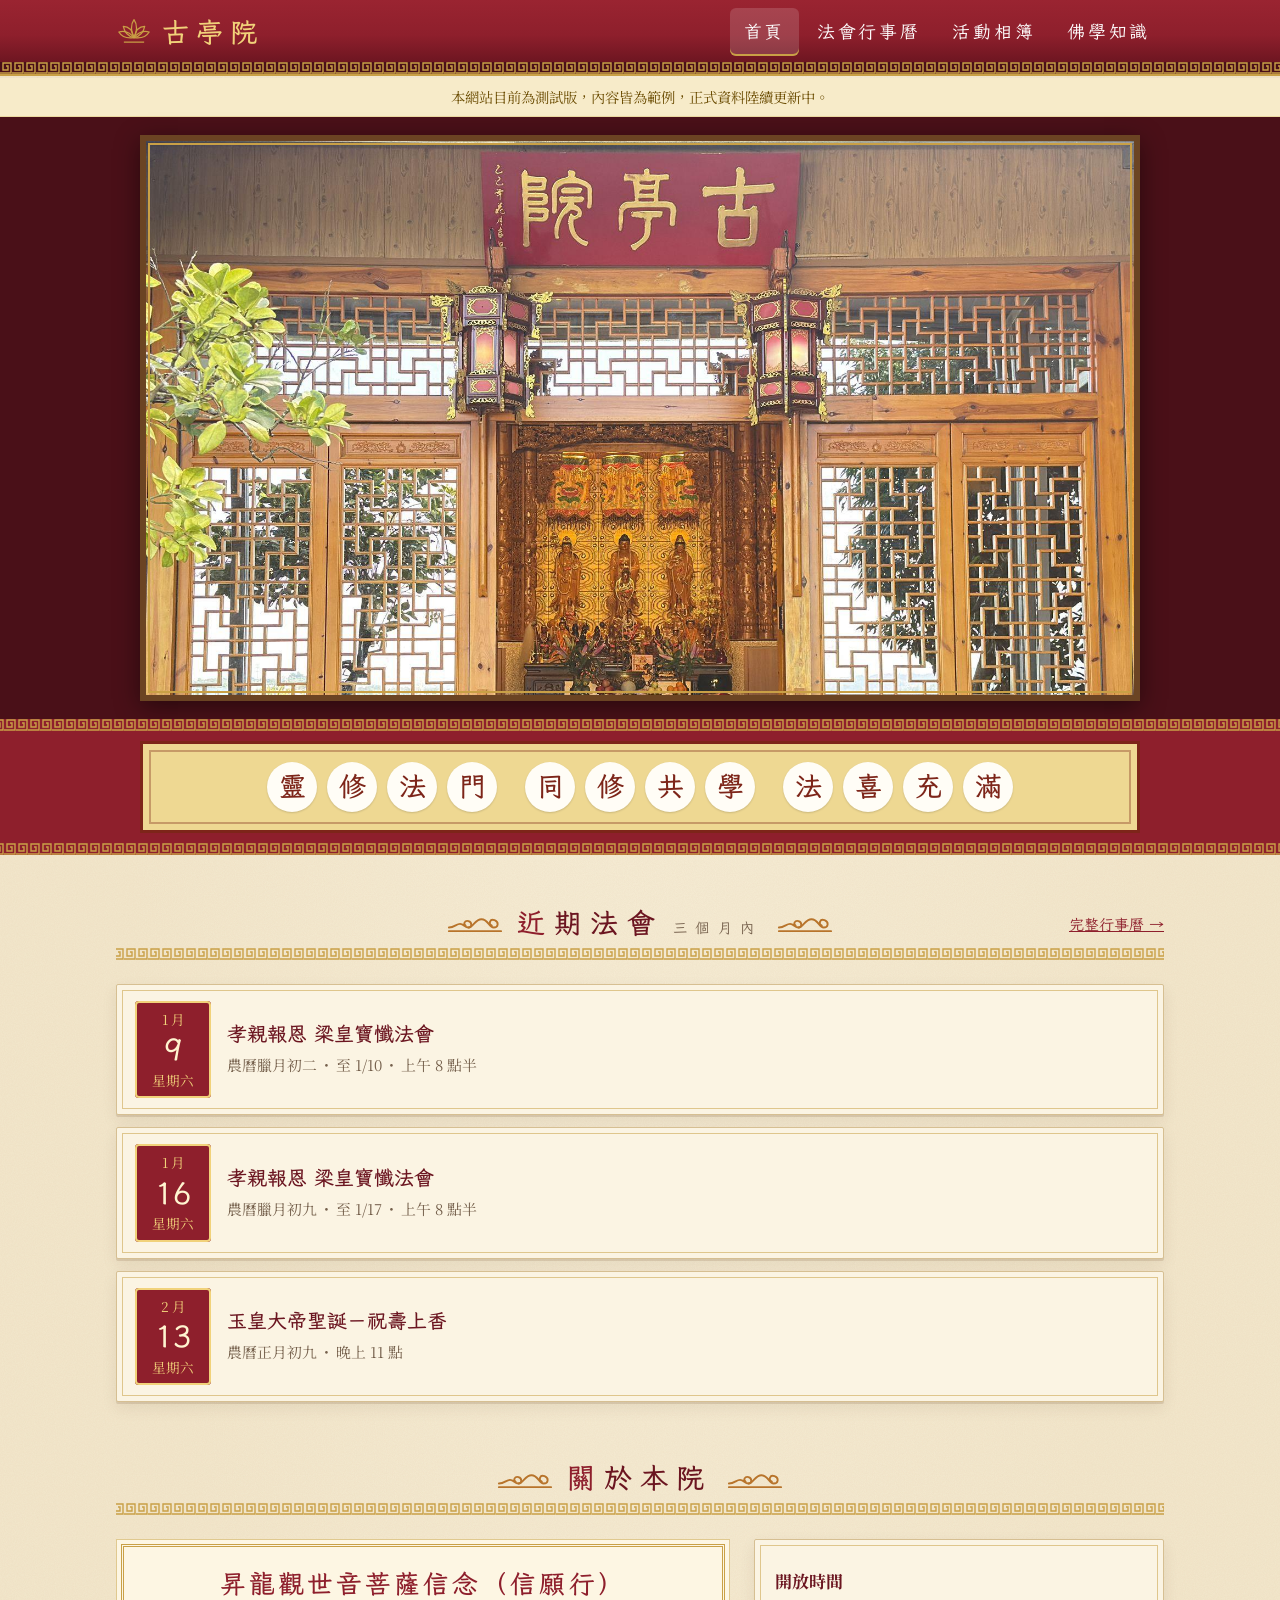
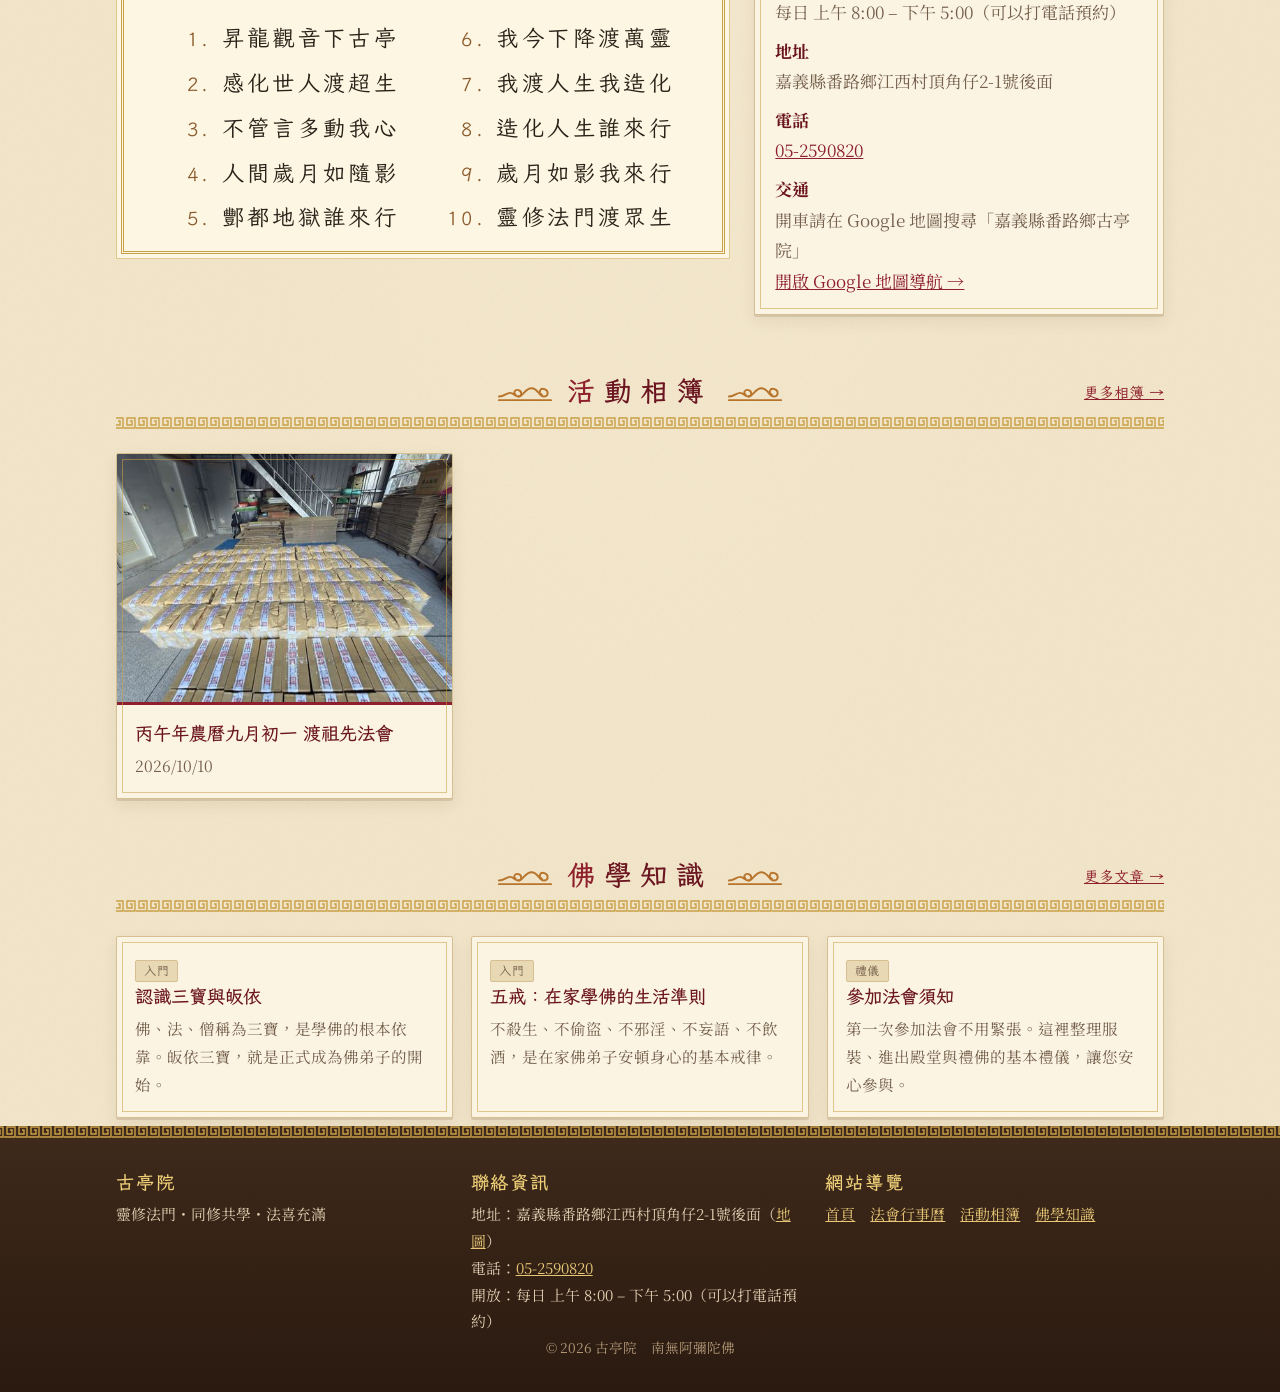
<file: index.html>
<!doctype html>
<html lang="zh-Hant-TW">
<head>
<meta charset="utf-8">
<meta name="viewport" content="width=device-width, initial-scale=1">
<title>古亭院</title>
<meta name="description" content="古亭院官方網站：法會行事曆、活動相簿與佛學知識。">
<link rel="icon" href="images/favicon.svg" type="image/svg+xml">
<link rel="preconnect" href="https://fonts.googleapis.com">
<link rel="preconnect" href="https://fonts.gstatic.com" crossorigin>
<link href="https://fonts.googleapis.com/css2?family=LXGW+WenKai+TC:wght@400;700&family=Noto+Sans+TC:wght@400;700&family=Noto+Serif+TC:wght@400;600;700&display=swap" rel="stylesheet">
<link rel="stylesheet" href="assets/css/style.css?v=17">
</head>
<body>
<header id="site-header" class="site-header"></header>
<section class="hero">
  <img class="hero-img" src="images/hero-gate-2.jpg" alt="古亭院山門，紅底金字「古亭院」匾額，大殿供奉佛像" width="1800" height="1009">
  <div class="hero-band">
    <h1 id="hero-name" class="visually-hidden">古亭院</h1>
    <span class="lotus" id="hero-lotus"></span>
    <p id="hero-slogan"></p>
  </div>
</section>
<main class="container">
  <section class="section">
    <div class="section-head"><h2>近期法會<small class="h2-note">三個月內</small></h2><a href="calendar.html">完整行事曆 →</a></div>
    <ul class="event-list" id="upcoming"></ul>
  </section>
  <section class="section">
    <div class="section-head"><h2>關於本院</h2></div>
    <div class="intro">
      <div id="intro-text"></div>
      <div class="info-box"><dl id="info-list"></dl></div>
    </div>
  </section>
  <section class="section">
    <div class="section-head"><h2>活動相簿</h2><a href="gallery.html">更多相簿 →</a></div>
    <div class="grid" id="latest-albums"></div>
  </section>
  <section class="section">
    <div class="section-head"><h2>佛學知識</h2><a href="dharma.html">更多文章 →</a></div>
    <div class="grid" id="latest-articles"></div>
  </section>
</main>
<footer id="site-footer" class="site-footer"></footer>
<script src="data/site.js?v=17"></script>
<script src="data/events.js?v=17"></script>
<script src="data/photos.js?v=17"></script>
<script src="data/albums.js?v=17"></script>
<script src="data/articles.js?v=17"></script>
<script src="assets/js/common.js?v=17"></script>
<script src="assets/js/home.js?v=17"></script>
</body>
</html>
</file>
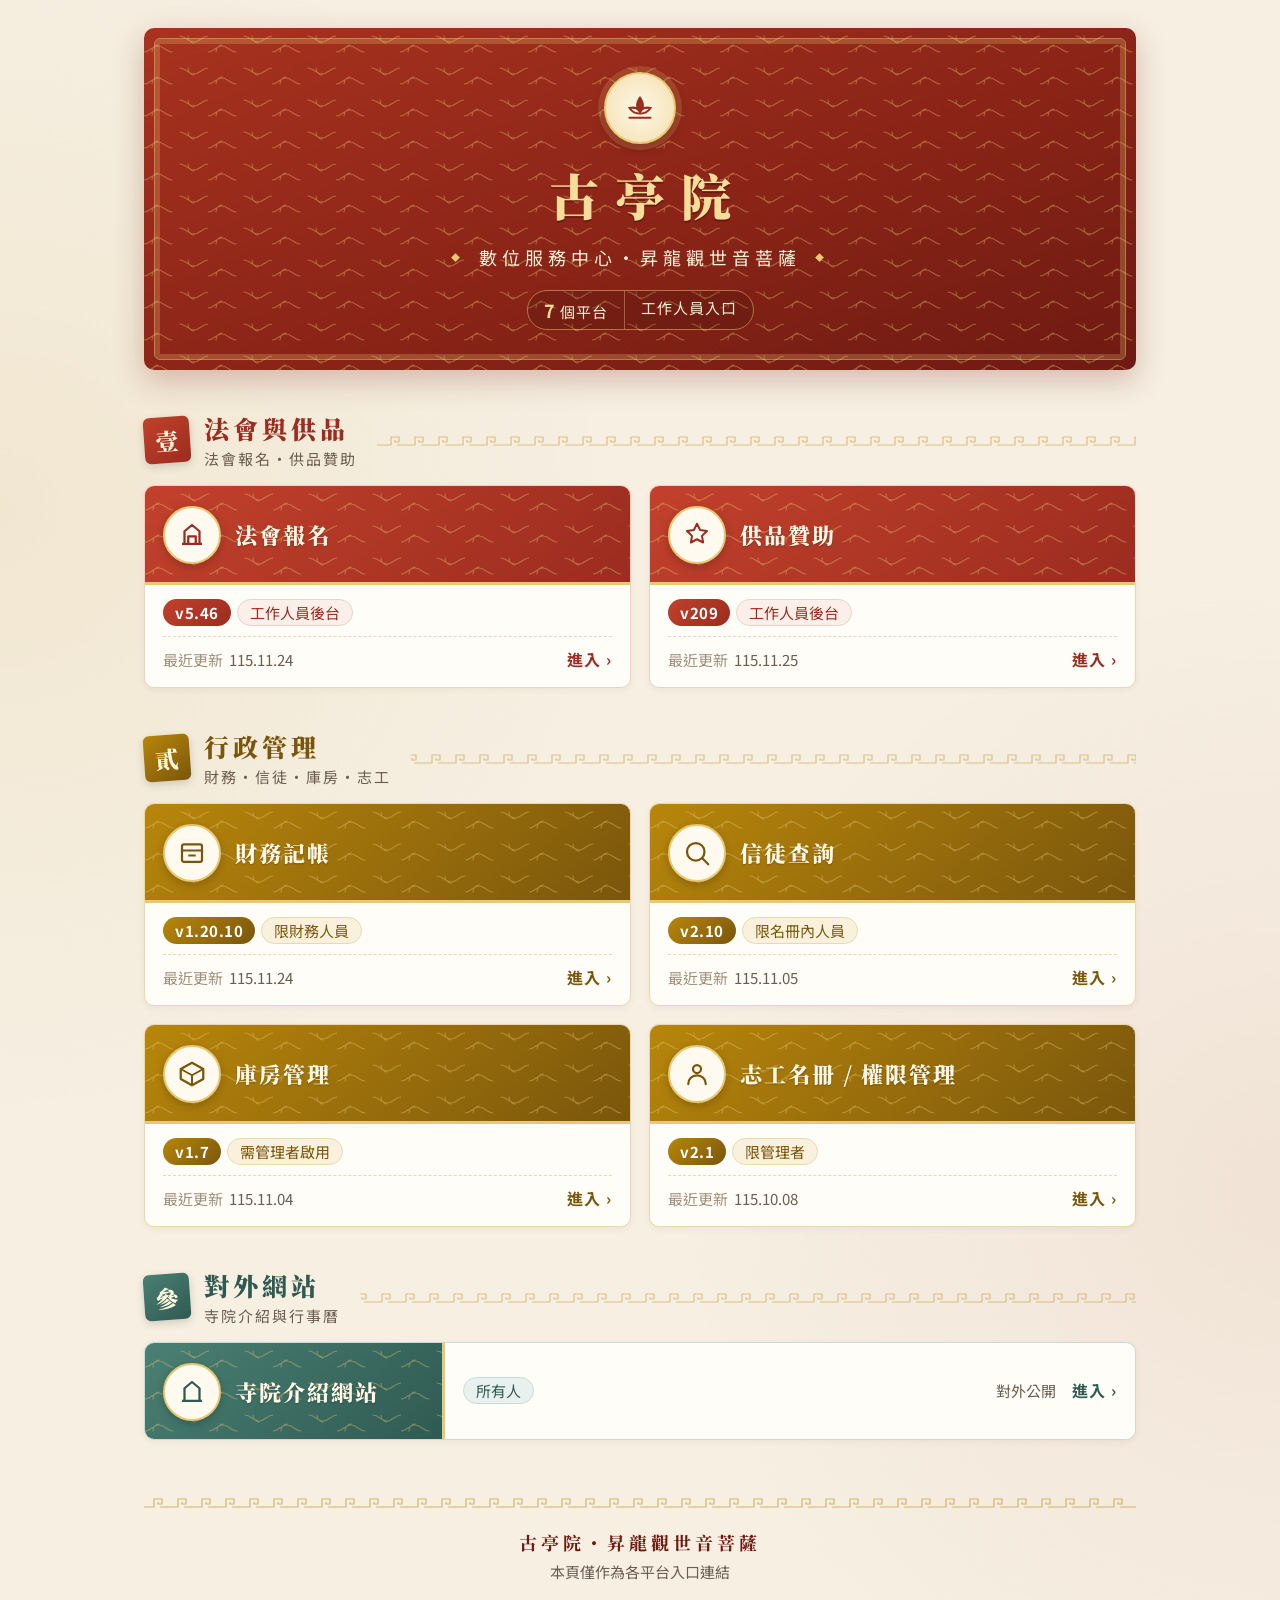
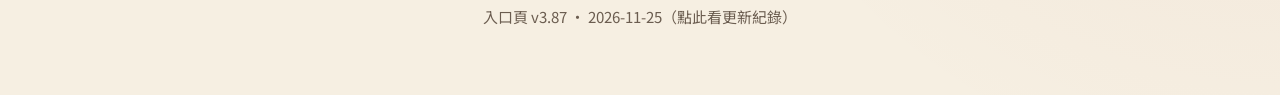
<file: admin/index.html>
<!doctype html>
<html lang="zh-Hant">
<head>
<meta charset="utf-8">
<meta name="viewport" content="width=device-width, initial-scale=1">
<meta name="robots" content="noindex, nofollow">
<title>古亭院數位服務中心</title>
<link rel="stylesheet" href="https://fonts.googleapis.com/css2?family=Noto+Serif+TC:wght@600;700;900&family=Noto+Sans+TC:wght@400;500;700&display=swap">
<style>
  :root {
    --accent: #9b2c1f;
    --accent-deep: #6e1a12;
    --gold: #b8860b;
    --gold-lt: #e8c874;
    --gold-soft: #d9bf7f;
    --bg: #f6efe2;
    --paper: #fffdf8;
    --ink: #2b211a;
    --muted: #6b5d50;
    --border: #e4d9c8;
    --cloud: url("data:image/svg+xml,%3Csvg xmlns='http://www.w3.org/2000/svg' width='64' height='32' viewBox='0 0 64 32'%3E%3Cpath d='M0 24c6 0 8-6 14-6s8 6 14 6M8 24c0-4 3-7 6-7M36 8c6 0 8 6 14 6s8-6 14-6M44 8c0 4 3 7 6 7' fill='none' stroke='%23e8c874' stroke-width='1.1' stroke-linecap='round' opacity='.38'/%3E%3C/svg%3E");
    --fret: url("data:image/svg+xml,%3Csvg xmlns='http://www.w3.org/2000/svg' width='24' height='12' viewBox='0 0 24 12'%3E%3Cpath d='M0 11h6V3h8v5h-4V6M12 11h12' fill='none' stroke='%23b8860b' stroke-width='1.2' opacity='.55'/%3E%3C/svg%3E");
  }
  * { box-sizing: border-box; }
  body {
    margin: 0;
    font-family: 'Noto Sans TC', system-ui, sans-serif;
    background:
      radial-gradient(circle at 0% 30%, rgba(184,134,11,.08), transparent 35%),
      radial-gradient(circle at 100% 70%, rgba(155,44,31,.06), transparent 35%),
      var(--bg);
    color: var(--ink);
    min-height: 100vh;
  }
  .serif { font-family: 'Noto Serif TC', serif; }

  #main { display: block; max-width: 1040px; margin: 0 auto; padding: 28px 24px 56px; }

  /* ---- Hero ---- */
  header.top {
    position: relative; overflow: hidden; text-align: center;
    border-radius: 10px; padding: 44px 24px 40px;
    background: var(--cloud), linear-gradient(160deg, #a8321f 0%, #8a2417 55%, #6e1a12 100%);
    background-size: 64px 32px, auto;
    color: #fbefd5;
    box-shadow: 0 10px 30px rgba(110,26,18,.25);
  }
  header.top::before {
    content: ""; position: absolute; top: 10px; left: 10px; right: 10px; bottom: 10px; pointer-events: none;
    border: 1px solid rgba(232,200,116,.55); border-radius: 6px;
    box-shadow: inset 0 0 0 4px rgba(110,26,18,.0), inset 0 0 0 5px rgba(232,200,116,.25);
  }
  header.top .ring { position: relative; display: inline-block; }
  header.top .seal {
    width: 72px; height: 72px; margin: 0 auto 14px; border-radius: 50%;
    display: flex; align-items: center; justify-content: center;
    background: radial-gradient(circle, #fff8e6 0%, #f3dfae 100%);
    border: 2px solid var(--gold-lt);
    box-shadow: 0 0 0 6px rgba(232,200,116,.18), 0 4px 12px rgba(0,0,0,.25);
  }
  header.top h1 {
    margin: 0; font-size: 50px; font-weight: 900; letter-spacing: 16px; padding-left: 16px;
    color: #f6dd9a; text-shadow: 0 2px 0 rgba(0,0,0,.25);
  }
  header.top p {
    margin: 14px 0 0; font-size: 18px; letter-spacing: 5px; color: #fbefd5;
    display: flex; align-items: center; justify-content: center; gap: 14px;
  }
  header.top p::before, header.top p::after {
    content: "◆"; font-size: 9px; color: var(--gold-lt);
  }
  header.top .stats {
    margin-top: 20px; display: inline-flex; gap: 0; border: 1px solid rgba(232,200,116,.5);
    border-radius: 999px; overflow: hidden; font-size: 15px; letter-spacing: 1px;
  }
  header.top .stats span { padding: 6px 16px; background: rgba(0,0,0,.12); }
  header.top .stats span + span { border-left: 1px solid rgba(232,200,116,.4); }
  header.top .stats b { color: #f6dd9a; font-size: 18px; margin-right: 4px; }

  /* ---- Groups ---- */
  .group { margin-top: 40px; --c: #9b2c1f; --c2: #c2412c; --tint: #fbefe9; --line: #ecd2c6; }
  .group.g-admin { --c: #7a560c; --c2: #b8860b; --tint: #faf1dc; --line: #ead9ae; }
  .group.g-web { --c: #2f5a52; --c2: #4a8073; --tint: #e8f1ee; --line: #c7dcd5; }
  .group-head { display: flex; align-items: center; gap: 14px; margin: 0 0 16px; }
  .group-head .no {
    flex: none; width: 46px; height: 46px; border-radius: 6px;
    display: flex; align-items: center; justify-content: center;
    background: linear-gradient(145deg, var(--c2), var(--c)); color: #fff6dc;
    font-family: 'Noto Serif TC', serif; font-size: 23px; font-weight: 900;
    box-shadow: 0 3px 8px rgba(0,0,0,.15); transform: rotate(-4deg);
  }
  .group-head h2 { margin: 0; font-size: 25px; font-weight: 900; letter-spacing: 4px; color: var(--c); }
  .group-head small { display: block; margin-top: 2px; font-size: 15px; letter-spacing: 2px; color: var(--muted); font-family: 'Noto Sans TC', sans-serif; font-weight: 400; }
  .group-head::after {
    content: ""; flex: 1; height: 12px; margin-left: 6px;
    background: var(--fret) repeat-x center / 24px 12px; opacity: .8;
  }

  .grid { display: grid; gap: 18px; grid-template-columns: repeat(3, 1fr); }
  .g-rite .grid, .g-admin .grid { grid-template-columns: repeat(2, 1fr); }
  .g-web .grid { grid-template-columns: 1fr; }

  /* ---- Cards ---- */
  .platform-card {
    position: relative; display: flex; flex-direction: column;
    text-decoration: none; color: inherit; overflow: hidden;
    background: var(--paper); border: 1px solid var(--line); border-radius: 10px;
    box-shadow: 0 2px 6px rgba(80,50,20,.06);
    transition: transform .18s, box-shadow .18s;
  }
  .platform-card:hover, .platform-card:focus-visible {
    transform: translateY(-4px); outline: none;
    box-shadow: 0 14px 28px rgba(80,40,10,.16);
  }
  .platform-card .head {
    position: relative; display: flex; align-items: center; gap: 14px;
    padding: 20px 18px 18px; min-height: 92px;
    background: var(--cloud), linear-gradient(135deg, var(--c2), var(--c));
    background-size: 64px 32px, auto;
    border-bottom: 3px solid var(--gold-lt);
  }
  .platform-card .icon {
    flex: none; width: 58px; height: 58px; border-radius: 50%;
    display: flex; align-items: center; justify-content: center;
    background: #fffaf0; border: 2px solid var(--gold-lt);
    box-shadow: 0 3px 8px rgba(0,0,0,.2);
    transition: transform .25s;
  }
  .platform-card:hover .icon { transform: rotate(-8deg) scale(1.06); }
  .platform-card .icon svg { width: 30px; height: 30px; }
  .platform-card .icon svg * { stroke: var(--c); }
  .platform-card h3 {
    margin: 0; font-size: 22px; font-weight: 900; letter-spacing: 2px; line-height: 1.35;
    font-family: 'Noto Serif TC', serif; color: #fff8e6; text-shadow: 0 1px 2px rgba(0,0,0,.25);
  }
  .platform-card .body {
    flex: 1; display: flex; flex-direction: column; gap: 10px; padding: 14px 18px 16px;
  }
  .platform-card .meta { display: flex; align-items: center; gap: 6px; flex-wrap: wrap; }
  .platform-card .ver {
    font-size: 15px; font-weight: 700; color: #fff; letter-spacing: .5px;
    background: linear-gradient(135deg, var(--c2), var(--c)); padding: 3px 12px; border-radius: 999px;
  }
  .platform-card .who {
    font-size: 15px; color: var(--c); background: var(--tint); border: 1px solid var(--line);
    padding: 2px 12px; border-radius: 999px;
  }
  .platform-card .foot {
    margin-top: auto; display: flex; align-items: center; justify-content: space-between;
    padding-top: 10px; border-top: 1px dashed var(--line);
  }
  .platform-card .updated { margin: 0; font-size: 15px; color: var(--muted); }
  .platform-card .updated span { margin-right: 6px; color: #a08f7c; }
  .platform-card .go {
    font-size: 16px; font-weight: 700; color: var(--c); letter-spacing: 1px; white-space: nowrap;
    transition: transform .18s;
  }
  .platform-card:hover .go { transform: translateX(3px); }

  /* 寬版卡片（對外網站） */
  .g-web .platform-card { flex-direction: row; }
  .g-web .platform-card .head { flex: 0 0 300px; border-bottom: 0; border-right: 3px solid var(--gold-lt); }
  .g-web .platform-card .body { flex-direction: row; align-items: center; justify-content: space-between; }
  .g-web .platform-card .foot { margin: 0; padding: 0; border: 0; gap: 16px; }

  .platform-card.disabled { opacity: .5; pointer-events: none; }

  /* ---- Footer ---- */
  footer.bottom {
    margin-top: 56px; text-align: center; font-size: 15px; color: var(--muted); line-height: 1.8;
  }
  footer.bottom::before {
    content: ""; display: block; height: 12px; margin-bottom: 18px;
    background: var(--fret) repeat-x center / 24px 12px;
  }
  footer.bottom .foot-mark { font-size: 18px; letter-spacing: 4px; color: var(--accent-deep); font-weight: 700; }
  footer.bottom details { margin-top: 10px; }
  footer.bottom summary { cursor: pointer; display: inline-block; padding: 8px 4px; min-height: 44px; }
  footer.bottom ul {
    text-align: left; display: block; max-width: 760px; margin: 8px auto 0; padding: 14px 18px 14px 34px;
    line-height: 1.8; background: var(--paper); border: 1px solid var(--border); border-radius: 8px;
    max-height: 420px; overflow-y: auto;
  }

  @media (max-width: 900px) {
    .grid, .g-admin .grid { grid-template-columns: repeat(2, 1fr); }
    .g-web .grid { grid-template-columns: 1fr; }
  }
  @media (max-width: 600px) {
    #main { padding: 16px 16px 44px; }
    header.top { padding: 32px 16px 28px; }
    header.top .seal { width: 60px; height: 60px; }
    header.top h1 { font-size: 40px; letter-spacing: 12px; padding-left: 12px; }
    header.top p { font-size: 16px; letter-spacing: 2px; gap: 8px; }
    header.top .stats { font-size: 14px; }
    header.top .stats span { padding: 6px 10px; }
    .group { margin-top: 30px; }
    .group-head h2 { font-size: 23px; }
    .grid, .g-admin .grid { grid-template-columns: 1fr; gap: 12px; }
    .platform-card .head { min-height: 76px; padding: 14px 16px; }
    .platform-card .icon { width: 48px; height: 48px; }
    .platform-card h3 { font-size: 21px; }
    .platform-card .body { padding: 12px 16px 14px; }
    .g-web .platform-card { flex-direction: column; }
    .g-web .platform-card .head { flex: none; border-right: 0; border-bottom: 3px solid var(--gold-lt); }
    .g-web .platform-card .body { flex-direction: column; align-items: stretch; }
    .g-web .platform-card .foot { margin-top: auto; padding-top: 10px; border-top: 1px dashed var(--line); }
  }
</style>
</head>
<body>

<div id="main">
  <header class="top">
    <div class="ring">
      <div class="seal" aria-hidden="true"><svg width="36" height="36" viewBox="0 0 24 24"><path d="M12 4c1.8 2.2 2.6 4.4 2.6 6.4S13.8 14 12 15.6C10.2 14 9.4 12.4 9.4 10.4S10.2 6.2 12 4z" fill="#9b2c1f"/><path d="M12 15.6c-2.6.2-5.2-1-7-3.6 2.4-.6 4.6-.2 6.4 1.2M12 15.6c2.6.2 5.2-1 7-3.6-2.4-.6-4.6-.2-6.4 1.2M5 18.5h14" stroke="#9b2c1f" stroke-width="1.4" fill="none" stroke-linecap="round"/></svg></div>
      <h1 class="serif">古亭院</h1>
      <p>數位服務中心・昇龍觀世音菩薩</p>
      <div class="stats"><span><b>7</b>個平台</span><span>工作人員入口</span></div>
    </div>
  </header>

  <section class="group g-rite">
    <div class="group-head"><span class="no">壹</span><h2 class="serif">法會與供品<small>法會報名・供品贊助</small></h2></div>
    <div class="grid">
      <a class="platform-card" href="../signup/?admin" target="_blank" rel="noopener">
        <div class="head">
          <div class="icon"><svg width="26" height="26" viewBox="0 0 24 24"><path d="M4 19h16M6 19V9l6-5 6 5v10M9 19v-6h6v6" stroke="#9b2c1f" stroke-width="1.8" fill="none" stroke-linejoin="round"/></svg></div>
          <h3>法會報名</h3>
        </div>
        <div class="body">
          <div class="meta"><span class="ver">v5.46</span><span class="who">工作人員後台</span></div>
          <div class="foot"><p class="updated"><span>最近更新</span>115.11.24</p><span class="go">進入 ›</span></div>
        </div>
      </a>
      <a class="platform-card" href="../offering/?admin" target="_blank" rel="noopener">
        <div class="head">
          <div class="icon"><svg width="26" height="26" viewBox="0 0 24 24"><path d="M12 3l2.5 5 5.5.8-4 3.9.9 5.3-4.9-2.6-4.9 2.6.9-5.3-4-3.9 5.5-.8z" stroke="#9b2c1f" stroke-width="1.6" fill="none" stroke-linejoin="round"/></svg></div>
          <h3>供品贊助</h3>
        </div>
        <div class="body">
          <div class="meta"><span class="ver">v209</span><span class="who">工作人員後台</span></div>
          <div class="foot"><p class="updated"><span>最近更新</span>115.11.25</p><span class="go">進入 ›</span></div>
        </div>
      </a>
    </div>
  </section>
  <section class="group g-admin">
    <div class="group-head"><span class="no">貳</span><h2 class="serif">行政管理<small>財務・信徒・庫房・志工</small></h2></div>
    <div class="grid">
      <a class="platform-card" href="../finance/" target="_blank" rel="noopener">
        <div class="head">
          <div class="icon"><svg width="26" height="26" viewBox="0 0 24 24"><rect x="4" y="5" width="16" height="14" rx="1.5" stroke="#9b2c1f" stroke-width="1.8" fill="none"/><path d="M4 10h16M9 14h6" stroke="#9b2c1f" stroke-width="1.6"/></svg></div>
          <h3>財務記帳</h3>
        </div>
        <div class="body">
          <div class="meta"><span class="ver">v1.20.10</span><span class="who">限財務人員</span></div>
          <div class="foot"><p class="updated"><span>最近更新</span>115.11.24</p><span class="go">進入 ›</span></div>
        </div>
      </a>
      <a class="platform-card" href="../query/" target="_blank" rel="noopener">
        <div class="head">
          <div class="icon"><svg width="26" height="26" viewBox="0 0 24 24"><circle cx="11" cy="11" r="7" stroke="#9b2c1f" stroke-width="1.8" fill="none"/><path d="M21 21l-4.35-4.35" stroke="#9b2c1f" stroke-width="1.8" stroke-linecap="round"/></svg></div>
          <h3>信徒查詢</h3>
        </div>
        <div class="body">
          <div class="meta"><span class="ver">v2.10</span><span class="who">限名冊內人員</span></div>
          <div class="foot"><p class="updated"><span>最近更新</span>115.11.05</p><span class="go">進入 ›</span></div>
        </div>
      </a>
      <a class="platform-card" href="../stock/" target="_blank" rel="noopener">
        <div class="head">
          <div class="icon"><svg width="26" height="26" viewBox="0 0 24 24"><path d="M3 8l9-5 9 5v8l-9 5-9-5z" stroke="#9b2c1f" stroke-width="1.8" fill="none" stroke-linejoin="round"/><path d="M3 8l9 5 9-5M12 13v8" stroke="#9b2c1f" stroke-width="1.6" fill="none" stroke-linejoin="round"/></svg></div>
          <h3>庫房管理</h3>
        </div>
        <div class="body">
          <div class="meta"><span class="ver">v1.7</span><span class="who">需管理者啟用</span></div>
          <div class="foot"><p class="updated"><span>最近更新</span>115.11.04</p><span class="go">進入 ›</span></div>
        </div>
      </a>
      <a class="platform-card" href="../volunteer/" target="_blank" rel="noopener">
        <div class="head">
          <div class="icon"><svg width="26" height="26" viewBox="0 0 24 24"><circle cx="12" cy="8" r="3.2" stroke="#9b2c1f" stroke-width="1.8" fill="none"/><path d="M5 20c0-3.9 3.1-7 7-7s7 3.1 7 7" stroke="#9b2c1f" stroke-width="1.8" fill="none" stroke-linecap="round"/></svg></div>
          <h3>志工名冊 / 權限管理</h3>
        </div>
        <div class="body">
          <div class="meta"><span class="ver">v2.1</span><span class="who">限管理者</span></div>
          <div class="foot"><p class="updated"><span>最近更新</span>115.10.08</p><span class="go">進入 ›</span></div>
        </div>
      </a>
    </div>
  </section>
  <section class="group g-web">
    <div class="group-head"><span class="no">參</span><h2 class="serif">對外網站<small>寺院介紹與行事曆</small></h2></div>
    <div class="grid">
      <a class="platform-card" href="../" target="_blank" rel="noopener">
        <div class="head">
          <div class="icon"><svg width="26" height="26" viewBox="0 0 24 24"><path d="M4 19h16M6 19V9l6-5 6 5v10" stroke="#9b2c1f" stroke-width="1.8" fill="none" stroke-linejoin="round"/></svg></div>
          <h3>寺院介紹網站</h3>
        </div>
        <div class="body">
          <div class="meta"><span class="who">所有人</span></div>
          <div class="foot"><p class="updated">對外公開</p><span class="go">進入 ›</span></div>
        </div>
      </a>
    </div>
  </section>

  <footer class="bottom">
    <div class="foot-mark serif">古亭院・昇龍觀世音菩薩</div>
    <div>本頁僅作為各平台入口連結</div>
    <details>
      <summary>入口頁 v3.87 ・ 2026-11-25（點此看更新紀錄）</summary>
      <ul>
        <li><b>v3.87（2026-11-25）</b>：拿掉「LINE 報名小幫手」卡片；法會與供品改成兩欄，平台數改為 7。</li>
        <li><b>v3.86（2026-11-25）</b>：字體放大：平台名稱、版本、使用對象、最近更新、分組標題、標頭副標與頁尾都加大；行政管理電腦版改成兩欄，名稱不再擠成多行。</li>
        <li><b>v3.85（2026-11-25）</b>：版面再豐富：硃紅雲紋橫幅標頭；三組各有代表色（法會與供品硃紅、行政管理金褐、對外網站青綠）與壹貳參印章標題；卡片上半部彩色雲紋頭、白色圓形圖示，下半部版本、使用對象、最近更新與「進入」；滑過卡片浮起。</li>
        <li><b>v3.84（2026-11-25）</b>：入口頁重新排版：平台依「法會與供品／行政管理／對外網站」分組；卡片改為左邊圓形圖示、右邊名稱與版本，右側箭頭；標頭加金色蓮花印記與分隔線；手機版一欄緊湊排列；更新紀錄改成可捲動的框。</li>
        <li><b>v3.83（2026-11-25）</b>：各平台卡片拿掉功能說明文字，只留名稱、版本、使用對象與最近更新日期，卡片高度一致、版面整齊。</li>
        <li><b>v3.82（2026-11-25）</b>：供品贊助 v209（LINE 小幫手好友清單：沒加好友的不再標成已封鎖，改標「未加好友」）。</li>
        <li><b>v3.81（2026-11-25）</b>：供品贊助 v208（LINE 小幫手好友清單姓名多時欄內換行、超過 5 位收合成「等 N 位」）。</li>
        <li><b>v3.80（2026-11-24）</b>：供品贊助 v207（LINE 小幫手好友清單也帶出信徒關聯表的姓名，並說明「尚未對應」怎樣會自動對應）。</li>
        <li><b>v3.79（2026-11-24）</b>：供品贊助 v206（公告圖片改成一張存一份、要顯示時才讀，加快開啟；後台管理者可一鍵整理舊場次海報）。</li>
        <li><b>v3.78（2026-11-24）</b>：法會報名 v5.46（儲存場次時海報自動獨立存、標頭圖自動縮小，防止網站再變慢；「整理圖片」備份改存雲端，手機也能按）。</li>
        <li><b>v3.77（2026-11-24）</b>：法會報名 v5.45（加快報名網站開啟速度：Excel 工具用到才載入；後台管理者可一鍵整理舊海報與標頭圖示）。</li>
        <li><b>v3.76（2026-11-24）</b>：供品贊助 v205、LINE 報名小幫手 v1.88（供品後台新增管理者專用「LINE 小幫手好友清單」；小幫手記下好友加入、封鎖、最後互動時間）。</li>
        <li><b>v3.75（2026-11-24）</b>：LINE 報名小幫手 v1.87（「查詢我的報名」只列開放中的法會與供品場次，已結束、準備中的不列；沒有開放場次時簡短說明）。</li>
        <li><b>v3.74（2026-11-24）</b>：小幫手 v1.86、財務記帳 v1.20.10（會計群組的銀行截圖先列「讀取中」；小幫手讀取卡住逾時也會留下「讀取失敗」可重新讀取，不再整張漏掉）。</li>
        <li><b>v3.73（2026-11-24）</b>：法會報名 v5.44（統計頁各場報名筆數與金額可勾選要比較的場次，含信徒查詢往年場次）。</li>
        <li><b>v3.72（2026-11-23）</b>：法會報名 v5.43（報名頁勾同去年不再顯示去年筆數、金額，打別人姓名看不到；詳細只給小幫手專屬連結）。</li>
        <li><b>v3.71（2026-11-23）</b>：小幫手 v1.85（法會同去年合計補算已逝先人主蓮位等沒寫份數的位別，和報名網頁一致）。</li>
        <li><b>v3.70（2026-11-23）</b>：法會報名 v5.42（小幫手專屬連結打開報名頁可看去年詳細並帶入修改）；小幫手 v1.84。</li>
        <li><b>v3.69（2026-11-23）</b>：法會報名 v5.41（報名頁同去年可一鍵用 LINE 小幫手看詳細內容）。</li>
        <li><b>v3.68（2026-11-23）</b>：法會報名 v5.40（手機填寫時點別的格子，游標不會再被拉回空白格）。</li>
        <li><b>v3.67（2026-11-23）</b>：法會報名 v5.39（從數位服務中心點進去未登入時，有「登入後台管理」按鈕）。</li>
        <li><b>v3.66（2026-11-23）</b>：法會報名 v5.38（手機填到備註後滑回上面不會再跳回備註）。</li>
        <li><b>v3.65（2026-11-23）</b>：法會報名 v5.37（進後台預設選開放中的場次）。</li>
        <li><b>v3.64（2026-11-23）</b>：法會報名 v5.36（信徒只能用各場報名網址報名，總網址不再列出場次）。</li>
        <li><b>v3.63（2026-11-23）</b>：LINE 報名小幫手 v1.83（法會同去年最多列 20 筆、說明範例已逝先人主蓮位 3000、報名表按鈕直接開該場法會）。</li>
        <li><b>v3.62（2026-11-23）</b>：法會報名 v5.35（報名網址改 signup?e=代碼）。</li>
        <li><b>v3.61（2026-11-23）</b>：法會報名 v5.34（LINE 連結預覽改顯示報名介紹）。</li>
        <li><b>v3.60（2026-11-23）</b>：法會報名 v5.33（姓氏祖先範例改「王氏祖先」）。</li>
        <li><b>v3.59（2026-11-23）</b>：法會報名 v5.32（唱名名單改稱小蓮位／小牌位）。</li>
        <li><b>v3.58（2026-11-23）</b>：法會報名 v5.31（新增梁皇唱名名單 A3，5 種直書）。</li>
        <li><b>v3.57（2026-11-23）</b>：法會報名 v5.30（字放大時「匯入去年 Excel」視窗拉得到最下面）。</li>
        <li><b>v3.56（2026-11-23）</b>：法會報名 v5.29（沒填姓名的空格不會送出 0 元報名，會提示補填）。</li>
        <li><b>v3.55（2026-11-23）</b>：法會報名 v5.28（梁皇報名頁照樣板：價格一覽、加紅色牌位／黃色蓮位、選位別只出現該填欄位、自動算份數）。</li>
        <li><b>v3.54（2026-11-23）</b>：法會報名 v5.27（比照上次報名查詢紀錄：誰、何時、查了誰，只增不改，管理者在後台看）。</li>
        <li><b>v3.53（2026-11-23）</b>：法會報名 v5.26（報名表字眼：外籍姓名依護照填寫；主牌位／小牌位單價後加「填寫幾位」）。</li>
        <li><b>v3.52（2026-11-23）</b>：法會報名 v5.25（報名表每一位多「🧹 清空重填」）。</li>
        <li><b>v3.51（2026-11-23）</b>：法會報名 v5.24（LINE 貼上快速匯入認得梁皇 6 種報名範例格式：牌位依人數算份數、兩戶祖先＝2 份、地基主戶長地址放對欄位）。</li>
        <li><b>v3.50（2026-11-22）</b>：法會報名 v5.23（手機報名清單改卡片看得到「📨 LINE 報名成功」；LINE 帶入確認、代報名送出後直接跳出報名成功通知）。</li>
        <li><b>v3.49（2026-11-22）</b>：法會報名 v5.22（LINE 帶入有「地基主」時，姓名、地址一定放地基主欄位，不錯位）。</li>
        <li><b>v3.48（2026-11-22）</b>：法會報名 v5.21（同類型多筆自動合成一筆多人；後台「🧩 同類合併」）。</li>
        <li><b>v3.47（2026-11-22）</b>：法會報名 v5.20、供品贊助 v204（全站防連按：存檔或傳 LINE 時按鈕鎖住，不會重複；法會畫面重畫不跳頂）。</li>
        <li><b>v3.46（2026-11-22）</b>：法會報名 v5.19（LINE 帶入「確認並產生報名資料」連按不重複；帶入解析不跳回頂端）。</li>
        <li><b>v3.45（2026-11-22）</b>：LINE 報名小幫手 v1.82（本人可以幫「姓名連動」同一戶的家人報同去年、看家人去年內容）。</li>
        <li><b>v3.44（2026-11-22）</b>：LINE 報名小幫手 v1.81（查資料不再用 LINE 名稱認本人，只認志工傳過卡片的 LINE 與名冊志工）。</li>
        <li><b>v3.43（2026-11-22）</b>：法會報名 v5.18（報名頁「內容和去年一樣」：只顯示去年筆數、位數與今年價格合計，不顯示個資；後台「照去年展開」）。</li>
        <li><b>v3.42（2026-11-22）</b>：法會報名 v5.17、供品贊助 v203（「QR 存成圖片」iPhone 改用分享 →「儲存影像」，也可長按 QR 圖案存）。</li>
        <li><b>v3.41（2026-11-21）</b>：LINE 報名小幫手 v1.80（「同去年」只給本人和志工看去年內容，其他人打別人的姓名只收報名、不顯示資料）。</li>
        <li><b>v3.40（2026-11-21）</b>：法會報名 v5.16、供品贊助 v202（每一場有自己的報名網址 ?e=／?o= 代碼，後台「🔗 報名網址／QR」複製網址與 QR）。</li>
        <li><b>v3.39（2026-11-21）</b>：法會報名 v5.15（梁皇內容摘要顯示陽世者姓名）。</li>
        <li><b>v3.38（2026-11-21）</b>：法會報名 v5.14（比照上次報名不再留下第一位空白報名）。</li>
        <li><b>v3.37（2026-11-21）</b>：法會報名 v5.13（編輯費用時項目名稱整行顯示、單價框加寬標示）。</li>
        <li><b>v3.36（2026-11-21）</b>：法會報名 v5.12（梁皇寶懺 116：範本固定用公告價格；編輯欄位儲存不再洗掉主蓮位自動算份數）。</li>
        <li><b>v3.35（2026-11-21）</b>：法會報名 v5.11（梁皇寶懺 116 範本欄位名稱標上價格）。</li>
        <li><b>v3.34（2026-11-21）</b>：法會報名 v5.10（梁皇寶懺 116 範本主蓮位分成「姓氏祖先」「已逝先人」兩格，各自算份數）。</li>
        <li><b>v3.33（2026-11-21）</b>：法會報名 v5.09（新增「🛟 救回單一場次」：從每週自動備份只補回選定那一場缺少的場次設定與報名，其他場次不動）。</li>
        <li><b>v3.32（2026-11-21）</b>：法會報名 v5.08（新增 116 梁皇寶懺範本：超薦蓮位含地基主／消災牌位、公告價格；改報名類別選項文字後欄位不出現的問題修正；匯入去年 Excel 認得副→小蓮位）、LINE 報名小幫手 v1.79（說明文字的梁皇範例改成今年的位別與價格）。</li>
        <li><b>v3.31（2026-11-19）</b>：財務記帳 v1.20.9（已對應標籤的供品名稱拿掉項次數字；現金、銀行、供品、法會都用同一種標籤）。</li>
        <li><b>v3.30（2026-11-19）</b>：財務記帳 v1.20.8（綠色「已對應」標籤每筆只顯示一個，改用供品名稱辨識）。</li>
        <li><b>v3.29（2026-11-18）</b>：補齊卡片資料：法會報名、財務記帳「最近更新」改為 115.11.18，三個平台的功能說明補上近期新功能；新增「LINE 報名小幫手」卡片（v1.78，含自動備份 v1.12）。</li>
        <li><b>v3.28（2026-11-18）</b>：財務記帳 v1.20.7（本月收支對帳最新日期排第一列）。</li>
        <li><b>v3.27（2026-11-18）</b>：財務記帳 v1.20.6、供品贊助 v201、法會報名 v5.07（收入配對報名也認國曆日期，例如摘要寫「11/29日供品贊助」對到 11月29日 的場次）。</li>
        <li><b>v3.26（2026-11-18）</b>：供品贊助 v200（同戶報同一品項合成一筆，貼上登記自動合、已登記可一鍵合併）。</li>
        <li><b>v3.25（2026-11-18）</b>：供品贊助 v199（報名成功圖可合併成一張用小幫手私訊）。</li>
        <li><b>v3.24（2026-11-18）</b>：供品贊助 v198（報名成功圖依信徒關聯表姓名連動，同一戶合成一張）。</li>
        <li><b>v3.23（2026-11-18）</b>：供品贊助 v197（LINE 貼上快速登記看得懂群組接龍原文）。</li>
        <li><b>v3.22（2026-11-18）</b>：供品贊助 v196（供品品項管理表格一次看到全部，不用左右捲）。</li>
        <li><b>v3.21（2026-11-13）</b>：供品贊助 v195（收款通知依勾選姓名或信徒關聯表同戶合成一張）。</li>
        <li><b>v3.20（2026-11-13）</b>：供品贊助 v194（登記清單每筆「💰 收款通知」，看得出已傳／未傳）。</li>
        <li><b>v3.19（2026-11-13）</b>：供品贊助 v193（報名成功圖多人合併時依信徒姓名分段列出供品）。</li>
        <li><b>v3.18（2026-11-13）</b>：法會報名 v5.06、供品贊助 v192（LINE 彙整通知依姓名連動一戶一位）。</li>
        <li><b>v3.17（2026-11-13）</b>：法會報名 v5.05（傳給哪個 LINE 只列真正的小幫手好友）。</li>
        <li><b>v3.16（2026-11-13）</b>：法會報名 v5.04、供品贊助 v191（LINE 彙整通知：找不到 LINE 的直接按「🖼️ 產生圖片」）。</li>
        <li><b>v3.15（2026-11-13）</b>：供品贊助 v190、法會報名 v5.03（LINE 彙整通知：供品全家寫在同一筆的報名合成一位）。</li>
        <li><b>v3.14（2026-11-13）</b>：法會報名 v5.02、供品贊助 v189、財務記帳 v1.20.5（收款確認集中由管理者傳：一鍵全部先列確認名單、勾選後按傳送；卡片標紅包袋／匯款）。</li>
        <li><b>v3.13（2026-11-13）</b>：財務記帳 v1.20.4（帳號後 5 碼開頭 0 被讀掉時補回、帶出匯款人；截圖字眼不帶入備註）。</li>
        <li><b>v3.12（2026-11-13）</b>：財務記帳 v1.20.3（LINE 留言只帶入項目／摘要清單裡有的詞，聊天字眼不帶）。</li>
        <li><b>v3.11（2026-11-13）</b>：財務記帳 v1.20.2（會計群組截圖前後打的留言自動帶進項目／摘要）。</li>
        <li><b>v3.10（2026-11-06）</b>：法會報名 v5.01（報名成功圖改以存成圖片檔為主，寫明 LINE 傳送步驟）。</li>
        <li><b>v3.09（2026-11-06）</b>：法會報名 v5.00（報名成功圖可直接拖進 LINE 聊天視窗）。</li>
        <li><b>v3.08（2026-11-06）</b>：法會報名 v4.99（LINE 報名成功圖和卡片完整列出每一筆，不再省略）。</li>
        <li><b>v3.07（2026-11-06）</b>：法會報名 v4.98（報名成功圖比照供品贊助用「📋 複製圖片」按鈕）。</li>
        <li><b>v3.06（2026-11-06）</b>：法會報名 v4.97（報名成功圖右鍵複製貼到 LINE 不再變成網址）。</li>
        <li><b>v3.05（2026-11-06）</b>：法會報名 v4.96（傳給哪個 LINE 可以按 ✕ 拿掉記錯的姓名）。</li>
        <li><b>v3.04（2026-11-06）</b>：法會報名 v4.95（LINE 報名成功／收款確認先選傳給哪個 LINE 再送）。</li>
        <li><b>v3.03（2026-11-06）</b>：財務記帳 v1.20.1（銀行截圖快速登記認得匯給廠商的轉帳畫面，自動帶成支出）。</li>
        <li><b>v3.02（2026-11-06）</b>：法會報名 v4.94（報名成功圖右鍵複製貼到 LINE 電腦版不再變成文字）。</li>
        <li><b>v3.01（2026-11-06）</b>：法會報名 v4.93（LINE 報名成功卡片／圖改成每筆詳細資料）。</li>
        <li><b>v3.00（2026-11-06）</b>：法會報名 v4.92（報名成功圖電腦版改用右鍵複製圖片）。</li>
        <li><b>v2.99（2026-11-06）</b>：法會報名 v4.91（LINE 報名成功可勾選合併不同報名人的報名成一張卡片）。</li>
        <li><b>v2.98（2026-11-06）</b>：法會報名 v4.90（報名成功圖電腦版只留複製圖片）。</li>
        <li><b>v2.97（2026-11-06）</b>：法會報名 v4.89（LINE 報名成功先預覽卡片，確認後才送出）。</li>
        <li><b>v2.96（2026-11-06）</b>：法會報名 v4.88（LINE 報名成功傳不出去時改產生報名成功圖，複製後貼到 LINE）。</li>
        <li><b>v2.95（2026-11-06）</b>：法會報名 v4.87（LINE 同去年只改一部分時，後台帶入解析自動套用）。</li>
        <li><b>v2.94（2026-11-06）</b>：財務記帳 v1.20.0（配對報名依姓名連動列出同一戶家人的待收款）。</li>
        <li><b>v2.93（2026-11-06）</b>：法會報名 v4.86（報名類別旁多「🔁 比照上次報名」，打姓名帶出這場去年的報名可勾選帶入）。</li>
        <li><b>v2.92（2026-11-06）</b>：法會報名 v4.85、供品贊助 v188（信徒關聯表沒有 LINE 的標出所屬代表人）。</li>
        <li><b>v2.91（2026-11-06）</b>：法會報名 v4.84、供品贊助 v187（信徒關聯表：匯入姓名連動，一戶一個代表姓名）。</li>
        <li><b>v2.90（2026-11-06）</b>：法會報名 v4.83、供品贊助 v186（信徒關聯表 Excel 一人一列、志工 LINE 不記代報姓名）。</li>
        <li><b>v2.89（2026-11-06）</b>：法會報名 v4.82、供品贊助 v185（信徒關聯表錯誤訊息寫清楚）。</li>
        <li><b>v2.88（2026-11-06）</b>：法會報名 v4.81、供品贊助 v184（🔗 信徒關聯表：從現有報名產生 LINE ↔ 姓名對照，可修正）。</li>
        <li><b>v2.87（2026-11-06）</b>：法會報名 v4.80、供品贊助 v183（📨 LINE 彙整通知：同一位在法會＋供品的報名合成一張卡片）。</li>
        <li><b>v2.86（2026-11-06）</b>：供品贊助 v182（紅紙、補運照片可產生免登入照片連結）。</li>
        <li><b>v2.85（2026-11-05）</b>：法會報名 v4.79（LINE 通知同一位報名者合併一張卡片）。</li>
        <li><b>v2.84（2026-11-05）</b>：法會報名 v4.78、供品贊助 v181（拿掉跨平台「老信眾」帶入，只用同名去年資料）。</li>
        <li><b>v2.83（2026-11-05）</b>：法會報名 v4.77（報名表打姓名只帶這場去年資料，不混供品）。</li>
        <li><b>v2.82（2026-11-05）</b>：法會報名 v4.76（匯入統計表移到確認按鈕上方）。</li>
        <li><b>v2.81（2026-11-05）</b>：法會報名 v4.75（報名表打姓名帶入去年報名）。</li>
        <li><b>v2.80（2026-11-05）</b>：法會報名 v4.74（匯入前列總筆數、明細與金額統計）。</li>
        <li><b>v2.79（2026-11-05）</b>：法會報名 v4.73（後台用小幫手私訊報名成功、收款確認）。</li>
        <li><b>v2.78（2026-11-05）</b>：法會報名 v4.72（LINE 待確認測試標示）。</li>
        <li><b>v2.77（2026-11-05）</b>：法會報名 v4.71（補第二位、第二個地址不蓋掉）。</li>
        <li><b>v2.76（2026-11-05）</b>：法會報名 v4.70（「.」分隔欄位與姓名）。</li>
        <li><b>v2.75（2026-11-05）</b>：法會報名 v4.69（換行姓名含（女）、塔位接回同欄）。</li>
        <li><b>v2.74（2026-11-05）</b>：法會報名 v4.68（主牌位依人數算份數）。</li>
        <li><b>v2.73（2026-11-05）</b>：法會報名 v4.67（LINE 匯入加清除文字按鈕）。</li>
        <li><b>v2.72（2026-11-05）</b>：法會報名 v4.66（小蓮位地址全放副蓮位住址）。</li>
        <li><b>v2.71（2026-11-05）</b>：法會報名 v4.65（有縣市或號就當地址）。</li>
        <li><b>v2.70（2026-11-05）</b>：法會報名 v4.64（換行的姓名、地址接回同一欄）。</li>
        <li><b>v2.69（2026-11-05）</b>：法會報名 v4.63（地基主地址沒標名稱也認得）。</li>
        <li><b>v2.68（2026-11-05）</b>：法會報名 v4.62（匯入預覽標示價格與合計）。</li>
        <li><b>v2.67（2026-11-05）</b>：法會報名 v4.61（地基主寫在陽世者也認得）。</li>
        <li><b>v2.66（2026-11-05）</b>：法會報名 v4.60（LINE 貼上辨識加強）。</li>
        <li><b>v2.65（2026-11-05）</b>：法會報名 v4.59（小牌位依人數算份數）。</li>
        <li><b>v2.64（2026-11-05）</b>：法會報名 v4.58（LINE 貼上認得梁皇舊範例格式）。</li>
        <li><b>v2.63（2026-11-05）</b>：供品贊助 v180（帳號管理移到最下面並收合）。</li>
        <li><b>v2.62（2026-11-05）</b>：法會報名 v4.57（梁皇範本填寫範例遮蔽姓名地址）。</li>
        <li><b>v2.61（2026-11-05）</b>：法會報名 v4.56（帳號管理移到最下面並收合）。</li>
        <li><b>v2.60（2026-11-05）</b>：法會報名 v4.55（報名介紹圖片可放多張大圖，不再存檔失敗）。</li>
        <li><b>v2.59（2026-11-05）</b>：法會報名 v4.54（梁皇寶懺內容摘要加參加者姓名）。</li>
        <li><b>v2.58（2026-11-05）</b>：法會報名 v4.53（梁皇寶懺報名清單內容摘要只列有報名的項目）。</li>
        <li><b>v2.57（2026-11-05）</b>：法會報名 v4.52（新增場次的範本選單補上新的梁皇寶懺範本）。</li>
        <li><b>v2.56（2026-11-05）</b>：法會報名 v4.51（梁皇寶懺依報名類別顯示欄位、副蓮位依名字數自動算、匯入去年 Excel 每張表指定類別）。</li>
        <li><b>v2.55（2026-11-05）</b>：法會報名 v4.50（每場匯入去年 Excel，同去年只參考這份）。</li>
        <li><b>v2.54（2026-11-05）</b>：法會報名 v4.49（準備中場次志工先測試、法會同去年）、財務記帳 v1.19.1、信徒查詢 v2.10（不帶入測試報名）。</li>
        <li><b>v2.53（2026-11-04）</b>：財務記帳 v1.19.0（後 5 碼對照表可從 Excel 帳本匯入）。</li>
        <li><b>v2.52（2026-11-04）</b>：財務記帳 v1.18.5（後 5 碼前面的 0 不見也能對上姓名）。</li>
        <li><b>v2.51（2026-11-04）</b>：財務記帳 v1.18.4（備註／摘要裡的後 5 碼也進對照表）。</li>
        <li><b>v2.50（2026-11-04）</b>：財務記帳 v1.18.3（LINE 轉來讀取失敗的截圖可重新讀取）。</li>
        <li><b>v2.49（2026-11-04）</b>：財務記帳 v1.18.2（LINE 轉來的銀行截圖讀不到時顯示原因）。</li>
        <li><b>v2.48（2026-11-04）</b>：財務記帳 v1.18.1（銀行群組打字的匯款紀錄也列入 LINE 轉來的清單）。</li>
        <li><b>v2.47（2026-11-04）</b>：財務記帳 v1.18.0（LINE 轉來的銀行截圖可直接帶入登記）。</li>
        <li><b>v2.46（2026-11-04）</b>：財務記帳 v1.17.0（後 5 碼對照表、同帳號多個姓名可點選、匯出全部紀錄 Excel）。</li>
        <li><b>v2.45（2026-11-04）</b>：供品贊助 v179（登記清單電腦版不用左右捲、手機版改卡片）。</li>
        <li><b>v2.44（2026-11-04）</b>：財務記帳 v1.16.7（配對報名只列活動對得上的場次）。</li>
        <li><b>v2.43（2026-11-04）</b>：財務記帳 v1.16.6（配對報名不列供品匯入的歷史場次）。</li>
        <li><b>v2.42（2026-11-04）</b>：財務記帳 v1.16.5（配對報名顯示待收款／已收款）。</li>
        <li><b>v2.41（2026-11-04）</b>：財務記帳 v1.16.4（配對報名改用活動名稱對報名表場次）。</li>
        <li><b>v2.40（2026-11-04）</b>：財務記帳 v1.16.3（修正法會的收入沒出現配對報名）。</li>
        <li><b>v2.39（2026-11-04）</b>：財務記帳 v1.16.2（配對報名只出現在供品／法會場次的收入）。</li>
        <li><b>v2.38（2026-11-04）</b>：財務記帳 v1.16.1（配對報名只列還沒收款的報名）。</li>
        <li><b>v2.37（2026-11-04）</b>：庫房管理 v1.7（盤點表的元寶等單獨品項也能匯入，可直接新增品項）。</li>
        <li><b>v2.36（2026-11-04）</b>：法會報名 v4.48、供品贊助 v178（代報名打姓名帶出老信眾的電話、地址）。</li>
        <li><b>v2.35（2026-11-04）</b>：庫房管理 v1.6（盤點有更新的品項會標示出來）。</li>
        <li><b>v2.34（2026-11-04）</b>：庫房管理 v1.5（匯入盤點表會一起更新志工服尺寸表）。</li>
        <li><b>v2.33（2026-11-04）</b>：財務記帳 v1.16.0（登記收入時直接配對供品／法會報名並標已收款）。</li>
        <li><b>v2.32（2026-11-04）</b>：信徒查詢 v2.9（法會報名、供品贊助資料每天凌晨 3 點自動更新）。</li>
        <li><b>v2.31（2026-11-03）</b>：財務記帳 v1.15.2（紅包袋編號不同就不算疑似重複）。</li>
        <li><b>v2.30（2026-11-03）</b>：財務記帳 v1.15.1（疑似重複寫出和哪一筆一樣，可只看重複的）。</li>
        <li><b>v2.29（2026-11-03）</b>：供品贊助 v177、法會報名 v4.47（對照財務收入只列活動名稱對應本場次的收入）。</li>
        <li><b>v2.28（2026-11-03）</b>：供品贊助 v176、法會報名 v4.46（對照財務收入選好幾位時明細換行，不再重疊）。</li>
        <li><b>v2.27（2026-11-03）</b>：供品贊助 v175、法會報名 v4.45（修正對照財務收入「＋ 再加一位」沒反應）。</li>
        <li><b>v2.26（2026-11-03）</b>：供品贊助 v174、法會報名 v4.44（記住的姓名對照改成整組帶入，可查看／刪除）。</li>
        <li><b>v2.25（2026-11-03）</b>：供品贊助 v173、法會報名 v4.43（對照財務收入：合付／分次付款、記住姓名對照、對帳總表）、財務記帳 v1.15.0（標出已對應供品／法會）。</li>
        <li><b>v2.24（2026-11-03）</b>：供品贊助卡片改為 v172、法會報名卡片改為 v4.42（對照財務收入視窗電腦版完整顯示，沒對到的收入先收起來）。</li>
        <li><b>v2.23（2026-11-03）</b>：供品贊助卡片改為 v171（匯出 Excel 最前面加編號，和法會報名一致）。</li>
        <li><b>v2.22（2026-11-03）</b>：供品贊助卡片改為 v170、法會報名卡片改為 v4.41（對照財務登入框自動帶入姓名）。</li>
        <li><b>v2.21（2026-11-03）</b>：供品贊助卡片改為 v169、法會報名卡片改為 v4.40（對照財務收入自動用平台帳號連線，記下誰確認並可查看對照紀錄）。</li>
        <li><b>v2.20（2026-11-03）</b>：供品贊助卡片改為 v168、法會報名卡片改為 v4.39（未收款都能對照財務的現金和銀行收入，可依活動／項目篩選）。</li>
        <li><b>v2.19（2026-11-03）</b>：供品贊助卡片改為 v167（未收款名單可對照財務記帳的現金收入，確認後一鍵標已收款）。</li>
        <li><b>v2.18（2026-11-03）</b>：供品贊助卡片改為 v166（已收款／未收款名單分電腦版、手機版顯示）。</li>
        <li><b>v2.17（2026-11-03）</b>：供品贊助卡片改為 v165（點「已收款」「未收款」直接列出完整名單）。</li>
        <li><b>v2.16（2026-11-03）</b>：財務記帳卡片改為 v1.14.0（新增登記旁加「本月收支對帳」）。</li>
        <li><b>v2.15（2026-10-31）</b>：財務記帳卡片改為 v1.13.6（語音記帳還沒存的結果離開網頁後自動接回）。</li>
        <li><b>v2.14（2026-10-31）</b>：財務記帳卡片改為 v1.13.5（語音記帳開始錄音沒反應時顯示原因）。</li>
        <li><b>v2.13（2026-10-31）</b>：財務記帳卡片改為 v1.13.4（紅包袋重複提醒只比對同一個月）。</li>
        <li><b>v2.12（2026-10-31）</b>：財務記帳卡片改為 v1.13.3（語音記帳紅包袋重複只比對同一活動）。</li>
        <li><b>v2.11（2026-10-31）</b>：財務記帳卡片改為 v1.13.2（語音記帳顯示 AI 聽到的內容、可播放錄音）。</li>
        <li><b>v2.10（2026-10-31）</b>：財務記帳卡片改為 v1.13.1（AI 金鑰可貼 AQ. 開頭的新格式）。</li>
        <li><b>v2.09（2026-10-31）</b>：財務記帳卡片改為 v1.13.0（🎤 語音連續記帳：設定共同條件後連續口述紅包袋編號、姓名、金額）。</li>
        <li><b>v2.08（2026-10-31）</b>：供品贊助卡片改為 v164（其他志工第一次打開後台不會停在匯入的歷史場次）。</li>
        <li><b>v2.07（2026-10-30）</b>：供品贊助卡片改為 v163（「同去年」只參考一個場次，存雲端，平台上顯示並提醒重複場次）。</li>
        <li><b>v2.06（2026-10-30）</b>：供品贊助卡片改為 v162（小幫手網址自動帶入，不用再貼）。</li>
        <li><b>v2.05（2026-10-30）</b>：供品贊助卡片改為 v161（LINE 待確認：「跟上次一樣」「照舊」也帶出去年報名）。</li>
        <li><b>v2.04（2026-10-30）</b>：供品贊助卡片改為 v160（紅紙 A3 分成兩張：長品名分兩行直書）。</li>
        <li><b>v2.03（2026-10-30）</b>：供品贊助卡片改為 v159（紅紙 A3 分成兩張：每欄 5 格、品名與右邊四行標題放大）。</li>
        <li><b>v2.02（2026-10-30）</b>：供品贊助卡片改為 v158（LINE 小幫手待確認：只傳姓名或「同去年」自動帶出去年報名）。</li>
        <li><b>v2.01（2026-10-30）</b>：供品贊助卡片改為 v157（打姓名帶出去年：顯示目前參考的場次與檔名、可改選）。</li>
        <li><b>v2.00（2026-10-30）</b>：供品贊助卡片改為 v156（匯入也能讀平台匯出的登記清單）。</li>
        <li><b>v1.99（2026-10-30）</b>：供品贊助卡片改為 v155（修正匯入去年登記 Excel 的數量）。</li>
        <li><b>v1.98（2026-10-29）</b>：供品贊助卡片改為 v154（紅紙分兩張時長聯名分兩行）。</li>
        <li><b>v1.97（2026-10-29）</b>：供品贊助卡片改為 v153（紅紙照片手塗馬賽克）。</li>
        <li><b>v1.96（2026-10-29）</b>：供品贊助卡片改為 v152（紅紙分兩張每欄最多 6 格、字放大）。</li>
        <li><b>v1.95（2026-10-29）</b>：供品贊助卡片改為 v151（紅紙 A3 可分成兩張）。</li>
        <li><b>v1.94（2026-10-29）</b>：供品贊助卡片改為 v150（紅紙照片拿掉 AI 辨識，自己框選）。</li>
        <li><b>v1.93（2026-10-29）</b>：供品贊助卡片改為 v149（匯出 Excel 加補運、補運地址）。</li>
        <li><b>v1.92（2026-10-29）</b>：供品贊助卡片改為 v148（紅紙圖片局部放大，LINE 上看得清楚）。</li>
        <li><b>v1.91（2026-10-29）</b>：供品贊助卡片改為 v147（傳給信徒的照片提高解析度）。</li>
        <li><b>v1.90（2026-10-29）</b>：供品贊助卡片改為 v146（贊助照片點一下放大預覽）。</li>
        <li><b>v1.89（2026-10-29）</b>：供品贊助卡片改為 v145（贊助照片分開傳改一張一張複製到 LINE）。</li>
        <li><b>v1.88（2026-10-29）</b>：供品贊助卡片改為 v144（配好的照片暫存雲端，重新整理不會不見）。</li>
        <li><b>v1.87（2026-10-29）</b>：供品贊助卡片改為 v143（紅紙自己框好後 AI 不再加框；多位一起報名打一位代表整筆）。</li>
        <li><b>v1.86（2026-10-29）</b>：供品贊助卡片改為 v142（紅紙照片可自己拉框）。</li>
        <li><b>v1.85（2026-10-29）</b>：供品贊助卡片改為 v141（傳給信徒的照片加「照片留存」外框標題）。</li>
        <li><b>v1.84（2026-10-29）</b>：供品贊助卡片改為 v140（登記清單加照片欄與「贊助照片傳送」，可多筆合併傳給同一位）。</li>
        <li><b>v1.83（2026-10-29）</b>：供品贊助卡片改為 v139（照片傳信徒加傳送清單：未傳送／已傳送、可再傳；補運可勾多張配給同一位）。</li>
        <li><b>v1.82（2026-10-29）</b>：供品贊助卡片改為 v138（補運照片可直接從 Google 相簿挑選）。</li>
        <li><b>v1.81（2026-10-26）</b>：供品贊助卡片改為 v137（信眾頁可線上報名補運品項法船）。</li>
        <li><b>v1.80（2026-10-25）</b>：法會報名卡片改為 v4.38（LINE 報名小幫手待確認）、供品贊助卡片改為 v136（待確認可轉到法會報名）。</li>
        <li><b>v1.79（2026-10-24）</b>：供品贊助卡片改為 v135（照片傳信徒：複製圖片可貼到 LINE 電腦版、沒打姓名不跑 AI）。</li>
        <li><b>v1.78（2026-10-24）</b>：供品贊助卡片改為 v134（照片傳信徒：多張合併成一張複製圖片）。</li>
        <li><b>v1.77（2026-10-24）</b>：供品贊助卡片改為 v133（照片傳信徒：不用打姓名直接點、清除已點選換下一位）。</li>
        <li><b>v1.76（2026-10-24）</b>：供品贊助卡片改為 v132（照片傳信徒：上方黃線不再蓋到姓名欄）。</li>
        <li><b>v1.75（2026-10-24）</b>：供品贊助卡片改為 v131（照片傳信徒：有右邊標題的紅紙也找得到右半邊的名字）。</li>
        <li><b>v1.74（2026-10-24）</b>：供品贊助卡片改為 v130（照片傳信徒：名字連同數量格一起框）。</li>
        <li><b>v1.73（2026-10-24）</b>：供品贊助卡片改為 v129（照片傳信徒：右邊標題與上方品項自動保留、可選多位信徒）。</li>
        <li><b>v1.72（2026-10-24）</b>：供品贊助卡片改為 v128（照片傳信徒再簡化：三步驟、AI 自動畫標題線）。</li>
        <li><b>v1.71（2026-10-24）</b>：供品贊助卡片改為 v127（照片傳信徒：紅紙可選多張、AI 背景先讀、點一下就框、可復原）。</li>
        <li><b>v1.70（2026-10-24）</b>：供品贊助卡片改為 v126（LINE 快速登記打姓名帶出去年的報名、匯入去年登記 Excel）。</li>
        <li><b>v1.69（2026-10-24）</b>：供品贊助卡片改為 v125（LINE 小幫手待確認可收語音報名）。</li>
        <li><b>v1.68（2026-10-24）</b>：供品贊助卡片改為 v124（照片傳信徒：AI 找名字、點一下自動框格子）。</li>
        <li><b>v1.67（2026-10-24）</b>：供品贊助卡片改為 v123（紅紙 A3 照片遮其他姓名、補運照片配對，傳給信徒留存）。</li>
        <li><b>v1.66（2026-10-22）</b>：供品贊助卡片改為 v122（紅紙 A3 不列個人法船）。</li>
        <li><b>v1.65（2026-10-22）</b>：財務記帳卡片改為 v1.12.2（銀行截圖可按鈕或 Ctrl+V 貼上）。</li>
        <li><b>v1.64（2026-10-22）</b>：信徒查詢卡片改為 v2.8（重複檢查只看查詢平台內重複匯入的資料，其他平台資料不會動到）。</li>
        <li><b>v1.63（2026-10-22）</b>：信徒查詢卡片改為 v2.7（重複資料可勾選刪除多餘的歷史資料，刪前自動備份並再次確認）。</li>
        <li><b>v1.62（2026-10-22）</b>：供品贊助卡片改為 v121（手機點已收款後畫面停在原位，不再跳回最上方）。</li>
        <li><b>v1.61（2026-10-22）</b>：供品贊助卡片改為 v120（紅紙 A3 品名靠上、字平均分配）。</li>
        <li><b>v1.60（2026-10-22）</b>：供品贊助卡片改為 v119（紅紙 A3 佛號分列的「共 N 捆」另起一行）。</li>
        <li><b>v1.59（2026-10-22）</b>：供品贊助卡片改為 v118（紅紙 A3 佛號分列加「各大師尊大壽金」標題列與合計數量）。</li>
        <li><b>v1.58（2026-10-22）</b>：財務記帳卡片改為 v1.12.1（銀行截圖讀取逾時與錯誤說明）。</li>
        <li><b>v1.57（2026-10-22）</b>：供品贊助卡片改為 v117（修正信眾打「地母娘娘大壽金」這類品項找不到、無法送出）。</li>
        <li><b>v1.56（2026-10-22）</b>：財務記帳卡片改為 v1.12.0（銀行截圖 AI 快速登記、匯款人帳號後 5 碼）。</li>
        <li><b>v1.55（2026-10-22）</b>：法會報名卡片改為 v4.37（LINE 貼上不看順序、依內容判斷欄位）。</li>
        <li><b>v1.54（2026-10-22）</b>：法會報名卡片改為 v4.36（列印報名表 A3）。</li>
        <li><b>v1.53（2026-10-22）</b>：法會報名卡片改為 v4.35（LINE 貼上自動判斷場次、不照格式也能辨識、記住修正；新場次費用帶最近一場價格）。</li>
        <li><b>v1.52（2026-10-22）</b>：法會報名卡片改為 v4.34（內建範本用上次價格）。</li>
        <li><b>v1.51（2026-10-22）</b>：信徒查詢卡片改為 v2.6（匯入前檢查重複資料並提醒）。</li>
        <li><b>v1.50（2026-10-22）</b>：法會報名卡片改為 v4.33（每場次報名格式設定、範本庫、LINE 報名格式、匯出設定）。</li>
        <li><b>v1.49（2026-10-22）</b>：信徒查詢卡片改為 v2.5（供品贊助登記也能查）。</li>
        <li><b>v1.48（2026-10-21）</b>：法會報名卡片改為 v4.32、供品贊助卡片改為 v116（現有場次可「複製成新場次」當範本，先以準備中建立）。</li>
        <li><b>v1.47（2026-10-21）</b>：信徒查詢卡片改為 v2.4（已結束場次同步保留可查、同年多場法會分別標示）。</li>
        <li><b>v1.46（2026-10-21）</b>：供品贊助卡片改為 v115（LINE 好友選單只顯示名稱、多人姓名自動縮字）。</li>
        <li><b>v1.45（2026-10-21）</b>：供品贊助卡片改為 v114（小幫手私訊卡片也顯示收款狀態）。</li>
        <li><b>v1.44（2026-10-21）</b>：供品贊助卡片改為 v113（報名成功圖大字顯示已收款／待收款）。</li>
        <li><b>v1.43（2026-10-21）</b>：供品贊助卡片改為 v112（收款確認未詢問時說明原因、可手動傳收款確認、本月用量更明顯）。</li>
        <li><b>v1.42（2026-10-21）</b>：供品贊助卡片改為 v111（全部用小幫手私訊、本月訊息用量、收款確認通知）。</li>
        <li><b>v1.41（2026-10-21）</b>：供品贊助卡片改為 v110（小幫手私訊可從 LINE 好友名單選收件人）。</li>
        <li><b>v1.40（2026-10-21）</b>：供品贊助卡片改為 v109（報名成功圖可全部合併成一張複製）。</li>
        <li><b>v1.39（2026-10-21）</b>：供品贊助卡片改為 v108（報名成功圖可一次傳送／下載全部）。</li>
        <li><b>v1.38（2026-10-21）</b>：供品贊助卡片改為 v107（舊報名也能依姓名找到 LINE 訊息，用小幫手私訊）。</li>
        <li><b>v1.37（2026-10-21）</b>：供品贊助卡片改為 v106（報名成功圖可由 LINE 小幫手直接私訊給報名者）。</li>
        <li><b>v1.36（2026-10-21）</b>：供品贊助卡片改為 v105（貼上快速登記預覽可選補運／補運+補財庫並填地址）。</li>
        <li><b>v1.35（2026-10-21）</b>：供品贊助卡片改為 v104（貼上快速登記預覽可直接改品項與數量）。</li>
        <li><b>v1.34（2026-10-21）</b>：供品贊助卡片改為 v103（LINE 小幫手可收照片報名，AI 先讀字再由志工核對）。</li>
        <li><b>v1.33（2026-10-21）</b>：供品贊助卡片改為 v102（報名成功圖在電腦可複製後貼到 LINE）。</li>
        <li><b>v1.32（2026-10-21）</b>：供品贊助卡片改為 v101（確認登記後產生報名成功圖，手機可分享到 LINE）。</li>
        <li><b>v1.31（2026-10-20）</b>：供品贊助卡片改為 v100（後台新增 LINE 小幫手待確認）。</li>
        <li><b>v1.30（2026-10-19）</b>：財務記帳卡片改為 v1.11.10（匯出 Excel 金額加千分位）。</li>
        <li><b>v1.29（2026-10-19）</b>：供品贊助卡片改為 v99（品項管理加「編輯」按鈕）。</li>
        <li><b>v1.28（2026-10-19）</b>：供品贊助卡片改為 v98（法船數量顯示「金額 元」）。</li>
        <li><b>v1.27（2026-10-19）</b>：供品贊助卡片改為 v97（現金品項數量欄顯示金額）。</li>
        <li><b>v1.26（2026-10-19）</b>：供品贊助卡片改為 v96（補運A4 修正空白頁、字體大小、可選品項）。</li>
        <li><b>v1.25（2026-10-19）</b>：供品贊助卡片改為 v95（新增匯出補運A4 Excel）。</li>
        <li><b>v1.24（2026-10-18）</b>：財務記帳卡片改為 v1.11.9（月份明細加期初餘額、月底餘額）。</li>
        <li><b>v1.23（2026-10-17）</b>：供品贊助卡片改為 v94（補運名稱改為點選）。</li>
        <li><b>v1.22（2026-10-17）</b>：財務記帳卡片改為 v1.11.8（紅包袋編號重複提醒）。</li>
        <li><b>v1.21（2026-10-17）</b>：財務記帳卡片改為 v1.11.7（最近登記可顯示全部、搜尋紅包袋編號）。</li>
        <li><b>v1.20（2026-10-16）</b>：供品贊助卡片改為 v93（補運姓名改名為補運名稱）。</li>
        <li><b>v1.19（2026-10-16）</b>：供品贊助卡片改為 v92（補運欄分成姓名、地址兩格）。</li>
        <li><b>v1.18（2026-10-16）</b>：供品贊助卡片改為 v91（品項可設不公開、補運欄）。</li>
        <li><b>v1.17（2026-10-16）</b>：供品贊助卡片改為 v90（修正新增品項時輸入名稱畫面亂跳）。</li>
        <li><b>v1.16（2026-10-16）</b>：財務記帳卡片改為 v1.11.6（明細查詢可搜尋備註、帳號、紅包袋編號與金額）。</li>
        <li><b>v1.15（2026-10-16）</b>：供品贊助卡片改為 v89（登記清單編輯可修改各師尊大壽金的仙佛名稱）。</li>
        <li><b>v1.14（2026-10-16）</b>：供品贊助卡片改為 v88（紅紙 A3 新增各師尊大壽金依佛號分列格式）。</li>
        <li><b>v1.13（2026-10-15）</b>：供品贊助卡片改為 v87（LINE 貼上快速登記可寫各師尊大壽金的仙佛名稱）。</li>
        <li><b>v1.12（2026-10-15）</b>：財務記帳卡片改為 v1.11.5（登記表單新增紅包袋編號）。</li>
        <li><b>v1.11（2026-10-15）</b>：財務記帳卡片改為 v1.11.4（金額輸入加千分位、最近登記拿掉 NT$）。</li>
        <li><b>v1.10（2026-10-15）</b>：財務記帳卡片改為 v1.11.3（網頁登記的現金收支同步到月份明細與儀表板）。</li>
        <li><b>v1.8（2026-10-09）</b>：法會報名卡片改為 v4.22（後台新增「📷 照片傳送」：照片配對與 LINE 傳送）。</li>
        <li><b>v1.7（2026-10-08）</b>：法會報名卡片改為 v4.13（後台新增統計分頁）。</li>
        <li><b>v1.4（2026-10-08）</b>：法會報名卡片改為 v4.9、供品贊助卡片改為 v85（v1.3 加到主畫面功能已取消，未上線）。</li>
        <li><b>v1.2（2026-10-08）</b>：「志工名冊 / 權限管理」卡片由籌備中改為連結（kuting-volunteers），顯示 v2.1、限管理者；法會報名卡片改為 v4.7、財務記帳卡片改為 v1.11.2。</li>
        <li><b>v1.1（2026-10-07）</b>：每張卡片加上目前線上版本、使用對象、簡短用途與最近更新日期；頁尾加版本號與更新紀錄。</li>
        <li><b>v1.0（2026-10-06）</b>：五個平台入口卡片。</li>
      </ul>
    </details>
  </footer>
</div>

</body>
</html>
</file>
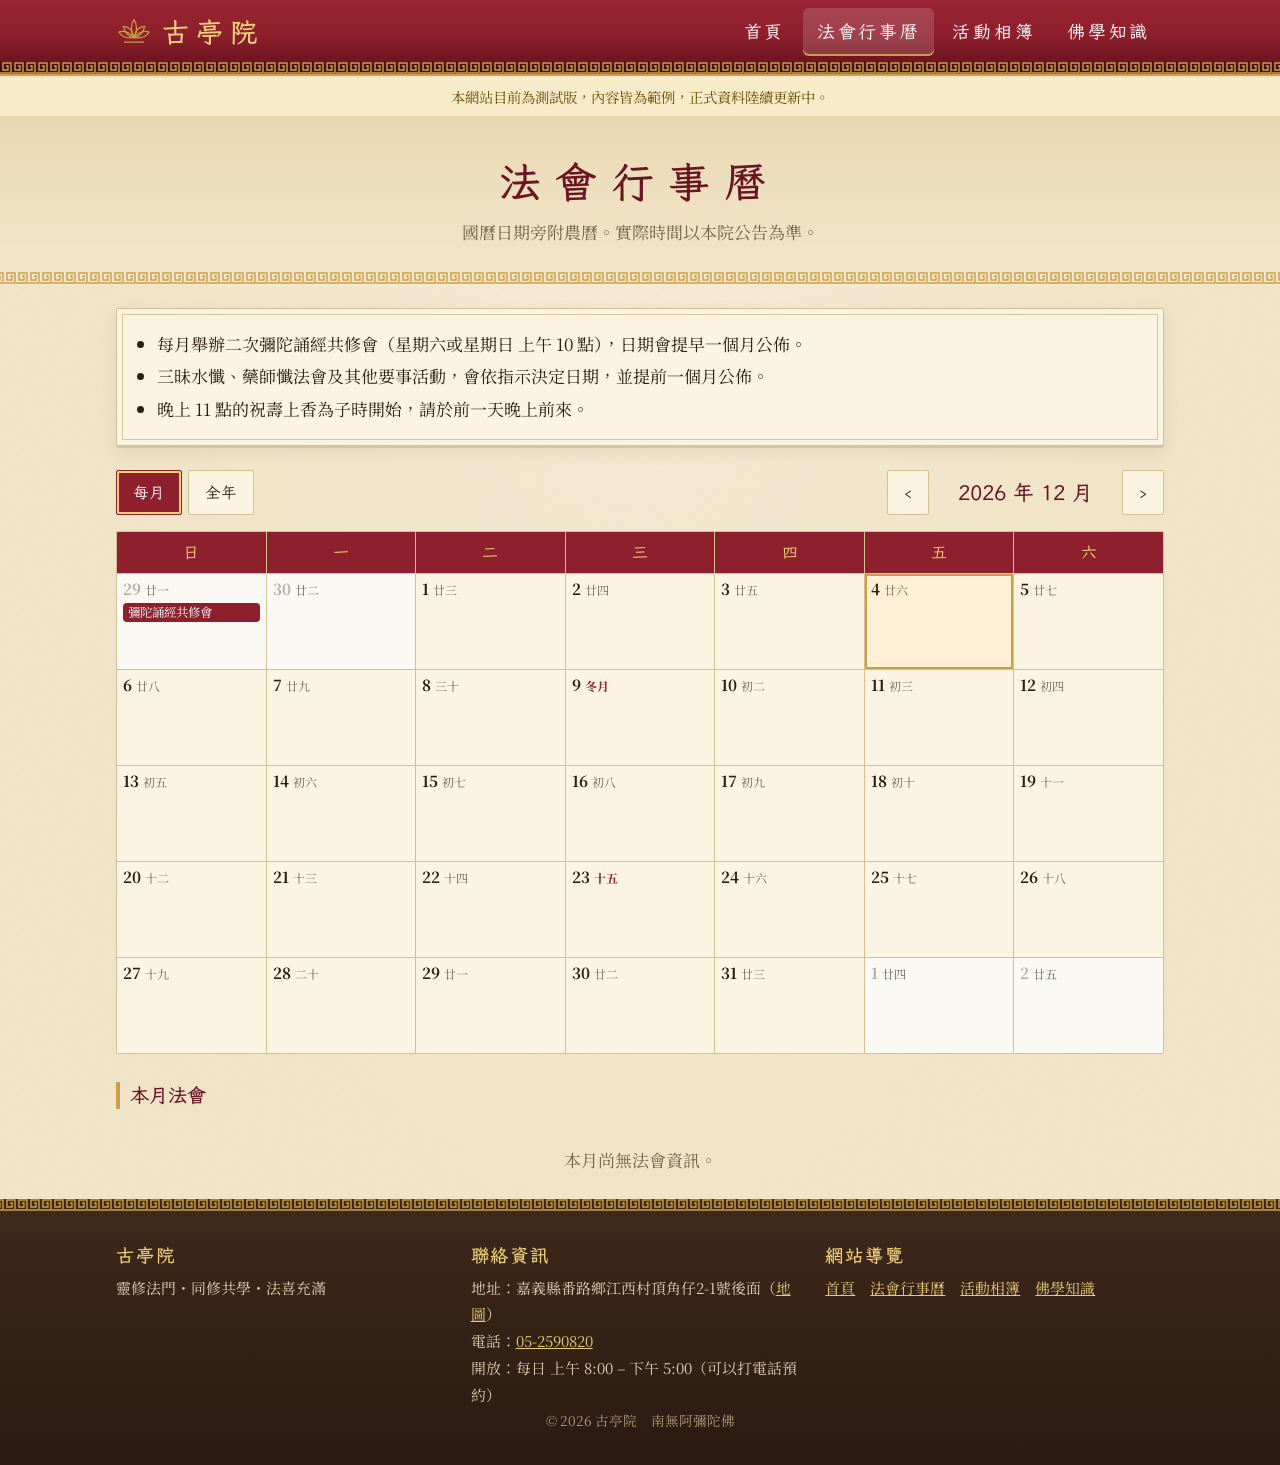
<file: calendar.html>
<!doctype html>
<html lang="zh-Hant-TW">
<head>
<meta charset="utf-8">
<meta name="viewport" content="width=device-width, initial-scale=1">
<title>法會行事曆｜古亭院</title>
<meta name="description" content="古亭院年度與每月法會行事曆。">
<link rel="icon" href="images/favicon.svg" type="image/svg+xml">
<link rel="preconnect" href="https://fonts.googleapis.com">
<link rel="preconnect" href="https://fonts.gstatic.com" crossorigin>
<link href="https://fonts.googleapis.com/css2?family=LXGW+WenKai+TC:wght@400;700&family=Noto+Sans+TC:wght@400;700&family=Noto+Serif+TC:wght@400;600;700&display=swap" rel="stylesheet">
<link rel="stylesheet" href="assets/css/style.css?v=17">
</head>
<body>
<header id="site-header" class="site-header"></header>
<section class="page-title"><div class="container">
  <h1>法會行事曆</h1>
  <p>國曆日期旁附農曆。實際時間以本院公告為準。</p>
</div></section>
<main class="container">
  <div class="info-box cal-notes" id="cal-notes" hidden></div>
  <div class="toolbar">
    <div class="tabs" role="tablist">
      <button class="btn active" type="button" data-view="month">每月</button>
      <button class="btn" type="button" data-view="year">全年</button>
    </div>
    <div class="month-nav">
      <button class="btn" type="button" id="prev" aria-label="上一個">‹</button>
      <h2 id="period-label"></h2>
      <button class="btn" type="button" id="next" aria-label="下一個">›</button>
    </div>
  </div>
  <div id="view-month">
    <div class="cal-grid" id="cal-grid"></div>
    <div class="month-block"><h3>本月法會</h3><ul class="event-list" id="month-list"></ul></div>
  </div>
  <div id="view-year" hidden></div>
</main>
<footer id="site-footer" class="site-footer"></footer>
<script src="data/site.js?v=17"></script>
<script src="data/events.js?v=17"></script>
<script src="assets/js/common.js?v=17"></script>
<script src="assets/js/calendar.js?v=17"></script>
</body>
</html>
</file>
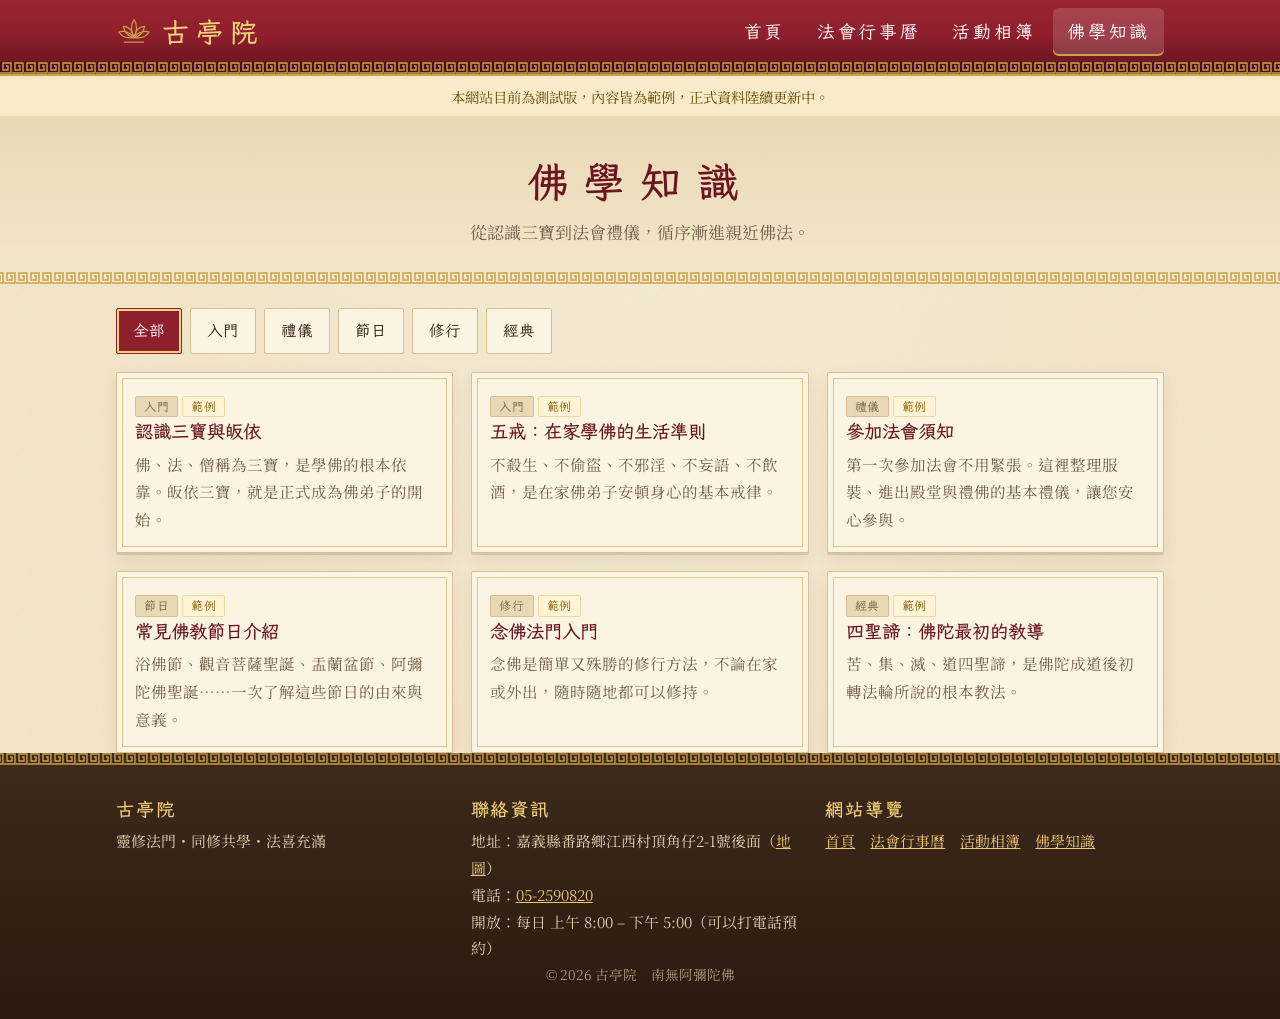
<file: dharma.html>
<!doctype html>
<html lang="zh-Hant-TW">
<head>
<meta charset="utf-8">
<meta name="viewport" content="width=device-width, initial-scale=1">
<title>佛學知識｜古亭院</title>
<meta name="description" content="古亭院佛學知識專區：入門、禮儀、節日與經典介紹。">
<link rel="icon" href="images/favicon.svg" type="image/svg+xml">
<link rel="preconnect" href="https://fonts.googleapis.com">
<link rel="preconnect" href="https://fonts.gstatic.com" crossorigin>
<link href="https://fonts.googleapis.com/css2?family=LXGW+WenKai+TC:wght@400;700&family=Noto+Sans+TC:wght@400;700&family=Noto+Serif+TC:wght@400;600;700&display=swap" rel="stylesheet">
<link rel="stylesheet" href="assets/css/style.css?v=17">
</head>
<body>
<header id="site-header" class="site-header"></header>
<section class="page-title"><div class="container">
  <h1>佛學知識</h1>
  <p>從認識三寶到法會禮儀，循序漸進親近佛法。</p>
</div></section>
<main class="container">
  <div id="article-index">
    <div class="filter-row" id="filters"></div>
    <div class="grid" id="article-grid"></div>
  </div>
  <div id="article-detail" hidden></div>
</main>
<footer id="site-footer" class="site-footer"></footer>
<script src="data/site.js?v=17"></script>
<script src="data/articles.js?v=17"></script>
<script src="assets/js/common.js?v=17"></script>
<script src="assets/js/dharma.js?v=17"></script>
</body>
</html>
</file>
<file: assets/css/style.css>
/* 古亭院網站 共用樣式
 * 配色取自古亭院山門實景：
 *   匾額朱紅、匾額金字、檜木門扇、佛龕金、供桌墨綠、深木色
 */
:root {
  --bg: #fbf6ec;           /* 淺木白：頁面底色 */
  --surface: #ffffff;
  --surface-alt: #f4e6cf;  /* 淺檜木：區塊底色 */
  --text: #3b2618;         /* 深木色：內文 */
  --text-muted: #75604c;
  --primary: #8e1f2c;      /* 匾額朱紅：頁首、按鈕、標題 */
  --primary-dark: #6b1520;
  --accent: #c9a046;       /* 匾額金字：線條、重點 */
  --wood: #d9a15b;         /* 檜木門扇 */
  --altar-gold: #b8742b;   /* 佛龕金 */
  --green: #2f4a3e;        /* 供桌墨綠：例行共修 */
  --footer: #3a2618;       /* 深木色：頁尾 */
  --border: #e6d3b3;
  --shadow: 0 2px 10px rgba(70, 40, 15, 0.08);
  --radius: 10px;
  --max: 1080px;
  --font-serif: "Noto Serif TC", "Songti TC", "PMingLiU", serif;
  --font-sans: "Noto Sans TC", "PingFang TC", "Microsoft JhengHei", sans-serif;
}

* { box-sizing: border-box; }

html { -webkit-text-size-adjust: 100%; }

body {
  margin: 0;
  background: var(--bg);
  color: var(--text);
  font-family: var(--font-sans);
  font-size: 17px;
  line-height: 1.8;
}

img { max-width: 100%; display: block; }

a { color: var(--primary); }
a:hover { color: var(--primary-dark); }

h1, h2, h3, h4 {
  font-family: var(--font-serif);
  line-height: 1.4;
  color: var(--primary-dark);
  margin: 0 0 0.6em;
}

.container {
  width: 100%;
  max-width: var(--max);
  margin: 0 auto;
  padding: 0 16px;
}

/* ===== 頁首與選單 ===== */
.site-header {
  background: var(--primary);
  color: #fff;
  position: sticky;
  top: 0;
  z-index: 50;
  border-bottom: 3px solid var(--accent);
  box-shadow: 0 2px 8px rgba(0, 0, 0, 0.15);
}
.site-header .container {
  display: flex;
  align-items: center;
  justify-content: space-between;
  min-height: 64px;
}
.brand {
  display: flex;
  align-items: center;
  gap: 10px;
  color: #f1d27a;
  text-decoration: none;
  font-family: var(--font-serif);
  font-size: 1.45rem;
  font-weight: 700;
  letter-spacing: 0.15em;
}
.brand:hover { color: #f6dd92; }
.brand-mark { color: var(--accent); }
.brand-mark {
  width: 36px;
  height: 36px;
  flex: none;
}
.nav-toggle {
  display: none;
  background: none;
  border: 1px solid rgba(255, 255, 255, 0.5);
  color: #fff;
  border-radius: 6px;
  padding: 6px 12px;
  font-size: 1rem;
  font-family: inherit;
  cursor: pointer;
}
.site-nav ul {
  list-style: none;
  margin: 0;
  padding: 0;
  display: flex;
  gap: 4px;
}
.site-nav a {
  display: block;
  color: #fff;
  text-decoration: none;
  padding: 8px 14px;
  border-radius: 6px;
  letter-spacing: 0.08em;
}
.site-nav a:hover,
.site-nav a[aria-current="page"] {
  background: rgba(255, 255, 255, 0.15);
  color: #fff;
}
.site-nav a[aria-current="page"] {
  box-shadow: inset 0 -2px 0 var(--accent);
}

@media (max-width: 760px) {
  .nav-toggle { display: block; }
  .site-nav {
    display: none;
    position: absolute;
    top: 100%;
    left: 0;
    right: 0;
    background: var(--primary-dark);
    padding: 8px 16px 16px;
  }
  .site-nav.open { display: block; }
  .site-nav ul { flex-direction: column; }
  .site-nav a { padding: 12px 10px; font-size: 1.1rem; }
}

/* ===== 測試站提示 ===== */
.notice-bar {
  background: #fff4d6;
  color: #6a4b00;
  border-bottom: 1px solid #ecd9a0;
  font-size: 0.9rem;
  text-align: center;
  padding: 6px 16px;
}

/* ===== 首頁橫幅：山門照片 + 標語 ===== */
.hero { background: var(--primary-dark); }
.hero-img {
  width: 100%;
  max-width: 1000px;
  height: auto;
  margin: 0 auto;
}
.hero-band {
  background: var(--primary);
  border-top: 3px solid var(--accent);
  color: #f1d27a;
  text-align: center;
  padding: 14px 16px 16px;
  display: flex;
  align-items: center;
  justify-content: center;
  gap: 12px;
}
.hero-band p {
  margin: 0;
  font-family: var(--font-serif);
  font-size: clamp(1.05rem, 3.6vw, 1.45rem);
  letter-spacing: 0.15em;
}
.hero-band .lotus { width: 36px; flex: none; color: #f1d27a; }
.visually-hidden {
  position: absolute !important;
  width: 1px; height: 1px;
  overflow: hidden;
  clip: rect(0 0 0 0);
  white-space: nowrap;
}

/* ===== 頁面標題 ===== */
.page-title {
  background: var(--surface-alt);
  border-bottom: 3px solid var(--altar-gold);
  padding: 36px 0 28px;
}
.page-title h1 { margin: 0; font-size: clamp(1.6rem, 5vw, 2.2rem); letter-spacing: 0.12em; }
.page-title p { margin: 6px 0 0; color: var(--text-muted); }

main { padding-bottom: 48px; }

.section { padding: 40px 0 8px; }
.section-head {
  display: flex;
  align-items: baseline;
  justify-content: space-between;
  gap: 12px;
  flex-wrap: wrap;
  border-bottom: 2px solid var(--accent);
  margin-bottom: 20px;
  padding-bottom: 6px;
}
.section-head h2 { margin: 0; font-size: 1.5rem; letter-spacing: 0.1em; }
.section-head a { font-size: 0.95rem; }

/* ===== 卡片 ===== */
.grid {
  display: grid;
  gap: 18px;
  grid-template-columns: repeat(auto-fill, minmax(260px, 1fr));
}
.card {
  background: var(--surface);
  border: 1px solid var(--border);
  border-radius: var(--radius);
  box-shadow: var(--shadow);
  overflow: hidden;
}
.card-body { padding: 16px 18px 18px; }
.card h3 { font-size: 1.15rem; margin-bottom: 0.3em; }
.card p { margin: 0; color: var(--text-muted); font-size: 0.97rem; }
a.card { display: block; text-decoration: none; color: inherit; transition: transform 0.15s; }
a.card:hover { transform: translateY(-2px); color: inherit; }

.badge {
  display: inline-block;
  font-size: 0.75rem;
  line-height: 1.6;
  padding: 0 8px;
  border-radius: 999px;
  background: var(--surface-alt);
  color: var(--text-muted);
  border: 1px solid var(--border);
  vertical-align: middle;
  letter-spacing: 0.05em;
}
.badge-sample { background: #fff4d6; color: #8a5d00; border-color: #ecd9a0; }
.badge-accent { background: var(--primary); color: #fff; border-color: var(--primary); }

/* ===== 法會列表 ===== */
.event-list { list-style: none; margin: 0; padding: 0; display: grid; gap: 12px; }
.event {
  display: flex;
  gap: 16px;
  background: var(--surface);
  border: 1px solid var(--border);
  border-radius: var(--radius);
  padding: 14px 16px;
  box-shadow: var(--shadow);
}
.event-date {
  flex: none;
  width: 78px;
  text-align: center;
  border-right: 2px solid var(--wood);
  padding-right: 14px;
}
.event-date .m { font-size: 0.85rem; color: var(--text-muted); }
.event-date .d { font-family: var(--font-serif); font-size: 1.9rem; color: var(--primary); line-height: 1.2; font-weight: 700; }
.event-date .w { font-size: 0.85rem; color: var(--text-muted); }
.event-info h3 { font-size: 1.15rem; margin: 0 0 4px; }
.event-meta { color: var(--text-muted); font-size: 0.93rem; }
.event-meta span + span::before { content: "・"; margin: 0 2px; }
.event-desc { margin: 6px 0 0; font-size: 0.97rem; }
.event.past { opacity: 0.55; }

/* ===== 行事曆 ===== */
.toolbar {
  display: flex;
  flex-wrap: wrap;
  gap: 10px;
  align-items: center;
  justify-content: space-between;
  margin: 24px 0 16px;
}
.tabs { display: flex; gap: 6px; }
.btn {
  appearance: none;
  border: 1px solid var(--border);
  background: var(--surface);
  color: var(--text);
  padding: 8px 16px;
  border-radius: 8px;
  font: inherit;
  font-size: 0.97rem;
  cursor: pointer;
  text-decoration: none;
  display: inline-block;
}
.btn:hover { border-color: var(--accent); color: var(--text); }
.btn.active, .btn-primary { background: var(--primary); border-color: var(--primary); color: #fff; }
.btn-primary:hover { background: var(--primary-dark); color: #fff; }
.month-nav { display: flex; align-items: center; gap: 8px; }
.month-nav h2 { margin: 0; font-size: 1.3rem; min-width: 8.5em; text-align: center; }

.cal-grid {
  display: grid;
  grid-template-columns: repeat(7, 1fr);
  border-top: 1px solid var(--border);
  border-left: 1px solid var(--border);
  background: var(--surface);
  border-radius: var(--radius);
  overflow: hidden;
}
.cal-grid .wd {
  background: var(--surface-alt);
  text-align: center;
  font-size: 0.9rem;
  padding: 6px 0;
  border-right: 1px solid var(--border);
  border-bottom: 1px solid var(--border);
  color: var(--text-muted);
}
.cal-cell {
  min-height: 96px;
  padding: 4px 6px;
  border-right: 1px solid var(--border);
  border-bottom: 1px solid var(--border);
  font-size: 0.85rem;
  line-height: 1.4;
}
.cal-cell.other { background: #fbf9f4; color: #b9ad9f; }
.cal-cell.today { background: #fdf0d6; box-shadow: inset 0 0 0 2px var(--accent); }
.cal-cell .num { font-weight: 700; font-size: 0.95rem; }
.cal-cell .lunar { color: var(--text-muted); font-size: 0.75rem; margin-left: 4px; }
.cal-cell .lunar.key { color: var(--primary); font-weight: 700; }
.cal-ev {
  display: block;
  margin-top: 3px;
  background: var(--primary);
  color: #fff;
  border-radius: 4px;
  padding: 1px 5px;
  font-size: 0.78rem;
  overflow: hidden;
  text-overflow: ellipsis;
  white-space: nowrap;
}
.cal-ev.regular { background: var(--green); }

@media (max-width: 640px) {
  .cal-cell { min-height: 64px; padding: 3px; }
  .cal-cell .lunar { display: block; margin: 0; }
  .cal-ev { font-size: 0; height: 6px; padding: 0; margin-top: 4px; }
}

.year-halves { display: grid; gap: 28px; grid-template-columns: 1fr 1fr; align-items: start; }
@media (max-width: 860px) { .year-halves { grid-template-columns: 1fr; } }
.year-half > h2 {
  margin: 0;
  padding: 10px 16px;
  background: var(--primary);
  color: #f1d27a;
  border-radius: 8px;
  font-size: 1.25rem;
}
.year-half > h2 span { margin-left: 10px; font-size: .9rem; font-weight: 400; color: #f6e7c1; }
.year-half > .empty { margin-top: 16px; }
.month-block { margin-top: 28px; }
.month-block > h3 {
  font-size: 1.2rem;
  border-left: 4px solid var(--accent);
  padding-left: 10px;
}
.empty { color: var(--text-muted); text-align: center; padding: 24px; }

/* ===== 相簿 ===== */
.album-cover { aspect-ratio: 4 / 3; object-fit: cover; width: 100%; background: var(--surface-alt); }
.photo-grid {
  display: grid;
  gap: 10px;
  grid-template-columns: repeat(auto-fill, minmax(160px, 1fr));
}
.photo-grid button {
  border: 0;
  padding: 0;
  background: none;
  cursor: zoom-in;
  border-radius: 8px;
  overflow: hidden;
}
.photo-grid img { aspect-ratio: 1; object-fit: cover; width: 100%; }
.video-wrap {
  position: relative;
  aspect-ratio: 16 / 9;
  background: #000;
  border-radius: var(--radius);
  overflow: hidden;
}
.video-wrap iframe, .video-wrap video { position: absolute; inset: 0; width: 100%; height: 100%; border: 0; }
.video-grid { display: grid; gap: 18px; grid-template-columns: repeat(auto-fill, minmax(300px, 1fr)); }
@media (max-width: 400px) { .video-grid { grid-template-columns: 1fr; } }
.video-playlist { max-width: 860px; margin: 0 auto 24px; }
.video-playlist:empty { display: none; }
.playlist-link { text-align: center; margin: 10px 0 0; }

.lightbox {
  position: fixed;
  inset: 0;
  background: rgba(20, 12, 8, 0.92);
  display: none;
  align-items: center;
  justify-content: center;
  z-index: 100;
  padding: 16px;
}
.lightbox.open { display: flex; }
.lightbox figure { margin: 0; max-width: 100%; max-height: 100%; text-align: center; }
.lightbox img { max-height: calc(100vh - 130px); margin: 0 auto; border-radius: 6px; }
.lightbox.loading img { width: min(100%, 1000px); object-fit: contain; }
.lightbox img { cursor: pointer; transition: opacity .15s; }
.lightbox.loading img { filter: blur(1px); }
.lb-nav { display: flex; align-items: center; justify-content: center; gap: 16px; margin-top: 12px; }
.lightbox figcaption { color: #eee; min-width: 64px; }
.lb-step {
  background: var(--accent);
  color: #3a2618;
  border: 0;
  border-radius: 999px;
  padding: 10px 18px;
  font-size: 1rem;
  font-weight: 700;
  cursor: pointer;
}
.lb-step:active { transform: scale(.96); }
.lightbox .lb-btn {
  position: absolute;
  background: rgba(255, 255, 255, 0.15);
  color: #fff;
  border: 0;
  width: 48px;
  height: 48px;
  border-radius: 50%;
  font-size: 1.6rem;
  cursor: pointer;
}
.lb-close { top: 16px; right: 16px; }
.lb-prev { left: 12px; top: 50%; transform: translateY(-50%); }
.lb-next { right: 12px; top: 50%; transform: translateY(-50%); }

/* ===== 佛學知識 ===== */
.filter-row { display: flex; flex-wrap: wrap; gap: 8px; margin: 24px 0 18px; }
.article {
  background: var(--surface);
  border: 1px solid var(--border);
  border-radius: var(--radius);
  padding: 28px 22px;
  box-shadow: var(--shadow);
  max-width: 760px;
  margin: 24px auto 0;
}
.article h1 { font-size: 1.7rem; }
.article .meta { color: var(--text-muted); font-size: 0.93rem; margin-bottom: 1em; }
.article p { margin: 0 0 1em; text-align: justify; }
.article blockquote {
  margin: 1.2em 0;
  padding: 12px 18px;
  background: var(--surface-alt);
  border-left: 4px solid var(--accent);
  font-family: var(--font-serif);
}
.article h2 { font-size: 1.25rem; margin-top: 1.4em; }

/* ===== 首頁其他 ===== */
.intro { display: grid; gap: 24px; grid-template-columns: 1fr; }
@media (min-width: 820px) { .intro { grid-template-columns: 3fr 2fr; } }
.info-box {
  background: var(--surface);
  border: 1px solid var(--border);
  border-radius: var(--radius);
  padding: 18px 20px;
  box-shadow: var(--shadow);
}
.info-box dl { margin: 0; }
.info-box dt { font-weight: 700; color: var(--primary-dark); margin-top: 8px; }
.info-box dd { margin: 0; color: var(--text-muted); }

/* ===== 頁尾 ===== */
.site-footer {
  background: var(--footer);
  color: #e2cfb2;
  border-top: 4px solid var(--accent);
  padding: 32px 0;
  font-size: 0.93rem;
}
.site-footer a { color: #e8c877; }
.site-footer .container { display: grid; gap: 16px; grid-template-columns: repeat(auto-fit, minmax(220px, 1fr)); }
.site-footer h4 { color: #f1d27a; margin-bottom: 0.3em; letter-spacing: 0.1em; }
.site-footer p { margin: 0; }
.copyright { text-align: center; margin-top: 20px; color: #b59a7a; font-size: 0.85rem; }

/* 行事曆公告 */
.cal-notes { margin-top: 24px; }
.cal-notes ul { margin: 0; padding-left: 1.2em; }
.cal-notes li { margin: 2px 0; }
.h2-note { margin-left: 10px; font-size: .9rem; font-weight: 400; color: var(--text-muted); }

/* 影片區：播放器下方的影片標題清單，點選即播放 */
.video-list { list-style: none; margin: 14px 0 0; padding: 0; display: grid; gap: 10px; grid-template-columns: repeat(auto-fill, minmax(250px, 1fr)); }
.video-list button {
  width: 100%; display: flex; gap: 12px; align-items: center; text-align: left; cursor: pointer;
  padding: 8px; background: #fff; border: 1px solid #e6d7b8; border-radius: 8px; font: inherit; color: inherit;
}
.video-list button:hover, .video-list button.active { border-color: #c9a046; background: #fdf6e3; }
.video-list button.active strong { color: #8e1f2c; }
.video-list img { width: 112px; aspect-ratio: 16 / 9; object-fit: cover; border-radius: 4px; flex: none; background: #3a2618; }
.video-list span { display: flex; flex-direction: column; gap: 4px; min-width: 0; }
.video-list strong { font-size: 1rem; line-height: 1.4; }
.video-list small { color: #7a6650; }
/* =====================================================================
 * 古風寺廟主題：宣紙底、回紋邊、祥雲標題、朱印日期、楷書字體
 * ===================================================================== */
:root {
  --font-kai: "LXGW WenKai TC", "BiauKai", "DFKai-SB", "KaiTi", var(--font-serif);
  --paper: #f3e7cc;
  --paper-deep: #e9d8b4;
  --ink: #2e1d12;
  --fret: url("data:image/svg+xml,%3Csvg xmlns='http://www.w3.org/2000/svg' width='24' height='12' viewBox='0 0 24 12'%3E%3Cpath d='M0 11H11V1H3V8H8V4H6' fill='none' stroke='%23c9a046' stroke-width='1.4'/%3E%3Cpath d='M12 11H23V1H15V8H20V4H18' fill='none' stroke='%23c9a046' stroke-width='1.4'/%3E%3C/svg%3E");
  --cloud: url("data:image/svg+xml,%3Csvg xmlns='http://www.w3.org/2000/svg' viewBox='0 0 60 24'%3E%3Cg fill='none' stroke='%23b8742b' stroke-width='2' stroke-linecap='round'%3E%3Cpath d='M2 18c6 0 8-4 12-4s5 4 9 4 4-6 0-7-6 3-3 5'/%3E%3Cpath d='M23 18c5 0 7-9 14-9s8 9 13 9 6-6 1-8-7 4-3 6'/%3E%3Cpath d='M2 22h56'/%3E%3C/g%3E%3C/svg%3E");
  --grain: url("data:image/svg+xml,%3Csvg xmlns='http://www.w3.org/2000/svg' width='160' height='160'%3E%3Cfilter id='n'%3E%3CfeTurbulence type='fractalNoise' baseFrequency='0.9' numOctaves='2' stitchTiles='stitch'/%3E%3CfeColorMatrix values='0 0 0 0 0.45 0 0 0 0 0.32 0 0 0 0 0.15 0 0 0 0.09 0'/%3E%3C/filter%3E%3Crect width='100%25' height='100%25' filter='url(%23n)'/%3E%3C/svg%3E");
  --bg: var(--paper);
  --surface: #fbf4e3;
  --surface-alt: var(--paper-deep);
  --text: var(--ink);
  --border: #d6bf92;
}

body {
  background: var(--grain), radial-gradient(ellipse at top, #f8eed8, var(--paper) 60%);
  font-family: var(--font-serif);
}

h1, h2, h3, h4,
.brand, .site-nav a, .btn, .event-date .d {
  font-family: var(--font-kai);
}

/* 頁首：朱紅木樑 + 金色回紋飾帶 */
.site-header {
  background: linear-gradient(180deg, #9a2431, var(--primary) 55%, var(--primary-dark));
  border-bottom: 0;
}
.site-header::after {
  content: "";
  position: absolute;
  left: 0; right: 0; bottom: -12px;
  height: 12px;
  background: var(--fret) repeat-x, #4a1018;
  background-size: 24px 12px;
  border-bottom: 2px solid var(--accent);
}
.brand { font-size: 1.7rem; letter-spacing: 0.25em; }
.site-nav a { font-size: 1.12rem; letter-spacing: 0.15em; }
.notice-bar { margin-top: 14px; background: #f7ebc9; }

/* 首頁橫幅：照片加木框 */
.hero { background: #4a1018; padding: 18px 0 0; }
.hero-img {
  border: 6px solid #6b4423;
  outline: 2px solid var(--accent);
  outline-offset: -10px;
  box-shadow: 0 6px 24px rgba(0, 0, 0, 0.45);
  max-width: calc(100% - 24px);
}
@media (min-width: 1040px) { .hero-img { max-width: 1000px; } }
.hero-band {
  margin-top: 18px;
  background: var(--fret) repeat-x top / 24px 12px, var(--fret) repeat-x bottom / 24px 12px, var(--primary);
  padding: 22px 16px;
  border-top: 0;
}
.hero-band p { font-family: var(--font-kai); font-size: clamp(1.15rem, 4vw, 1.7rem); letter-spacing: 0.25em; }

/* 區塊標題：置中、兩側祥雲 */
.section { padding-top: 48px; }
.section-head {
  position: relative;
  justify-content: center;
  border-bottom: 0;
  padding-bottom: 18px;
  margin-bottom: 24px;
  background: var(--fret) repeat-x bottom / 24px 12px;
}
.section-head h2 {
  font-size: 1.75rem;
  letter-spacing: 0.3em;
  padding: 0 70px;
  background: var(--cloud) no-repeat left center / 56px auto, var(--cloud) no-repeat right center / 56px auto;
}
.section-head h2::first-letter { color: var(--primary); }
.section-head a {
  position: absolute;
  right: 0;
  bottom: 22px;
  font-family: var(--font-kai);
}
@media (max-width: 640px) {
  .section-head { flex-direction: column; align-items: center; }
  .section-head h2 { font-size: 1.45rem; padding: 0 56px; background-size: 44px auto, 44px auto; }
  .section-head a { position: static; margin-top: 4px; }
}

/* 頁面標題：卷軸感 */
.page-title {
  text-align: center;
  background: var(--fret) repeat-x bottom / 24px 12px, linear-gradient(180deg, var(--paper-deep), var(--paper));
  border-bottom: 0;
  padding-bottom: 36px;
}
.page-title h1 { font-size: clamp(1.9rem, 6vw, 2.6rem); letter-spacing: 0.35em; }

/* 卡片：宣紙 + 內框金線 */
.card, .event, .info-box, .article {
  background: var(--surface);
  border: 1px solid var(--border);
  border-radius: 2px;
  box-shadow: 0 2px 0 rgba(107, 68, 35, 0.15), 0 6px 16px rgba(70, 40, 15, 0.08);
  position: relative;
}
.card::before, .event::before, .info-box::before, .article::before {
  content: "";
  position: absolute;
  inset: 5px;
  border: 1px solid rgba(201, 160, 70, 0.55);
  pointer-events: none;
}
.album-cover { border-bottom: 3px solid var(--primary); }

/* 法會日期：朱紅印章 */
.event { align-items: center; padding: 16px 18px; }
.event-date {
  width: 76px;
  padding: 6px 0;
  border: 0;
  background: var(--primary);
  color: #f6e3b0;
  border-radius: 4px;
  box-shadow: inset 0 0 0 2px #f1d27a, inset 0 0 0 4px var(--primary);
}
.event-date .m, .event-date .w { color: #f1d27a; }
.event-date .d { color: #fff4d0; font-weight: 700; }
.event-info h3 { font-size: 1.25rem; }
.badge { border-radius: 2px; font-family: var(--font-kai); }

/* 按鈕 */
.btn { border-radius: 2px; border-color: var(--border); background: var(--surface); }
.btn.active, .btn-primary { box-shadow: inset 0 0 0 2px #f1d27a; }

/* 月曆 */
.cal-grid { border-radius: 2px; background: var(--surface); }
.cal-grid .wd { background: var(--primary); color: #f1d27a; font-family: var(--font-kai); font-size: 1rem; }

/* 文章：直式書卷感 */
.article { padding: 36px 28px; }
.article h1 { text-align: center; letter-spacing: 0.2em; }
.article blockquote { font-family: var(--font-kai); font-size: 1.1rem; }

/* 頁尾：深木 + 回紋 */
.site-footer {
  border-top: 0;
  background: var(--fret) repeat-x top / 24px 12px, linear-gradient(180deg, #3f2a1b, #2a1a10);
  padding-top: 44px;
}
.site-footer h4 { font-family: var(--font-kai); font-size: 1.15rem; }
@media (max-width: 640px) {
  .hero-band { gap: 8px; padding: 20px 10px; }
  .hero-band .lotus { width: 26px; }
  .hero-band p { font-size: 1.08rem; letter-spacing: 0.06em; }
}

/* ===== 首頁標語：白馬寺照壁風格（黃底、白色圓框字） ===== */
.hero-band .lotus { display: none; }
.hero-band p.zhaobi {
  display: flex;
  flex-wrap: wrap;
  justify-content: center;
  gap: 14px 28px;
  margin: 0 auto;
  background: #eed892;
  border: 3px solid #7d2519;
  box-shadow: inset 0 0 0 6px #eed892, inset 0 0 0 8px rgba(125, 37, 25, 0.35);
  padding: 18px 24px;
  max-width: 1000px;
  width: 100%;
  letter-spacing: 0;
}
.zhaobi .group { display: flex; gap: 10px; }
.zhaobi .ch {
  width: 50px; height: 50px;
  border-radius: 50%;
  background: #fffdf6;
  color: #7d2519;
  display: flex; align-items: center; justify-content: center;
  font-family: var(--font-kai, var(--font-serif));
  font-weight: 700;
  font-size: 1.7rem;
  line-height: 1;
  box-shadow: 0 1px 2px rgba(0, 0, 0, 0.15);
}
@media (max-width: 640px) {
  .hero-band p.zhaobi { padding: 14px 10px; gap: 10px; }
  .zhaobi .group { gap: 6px; }
  .zhaobi .ch { width: 40px; height: 40px; font-size: 1.35rem; }
}

/* ===== 本院簡介：昇龍觀世音菩薩信念 ===== */
.creed {
  background: #fdf6e3;
  border: 1px solid #e0c98f;
  outline: 3px double #c9a046;
  outline-offset: -8px;
  padding: 26px 22px 18px;
  text-align: center;
}
.creed h3 {
  margin: 0 0 14px;
  font-family: var(--font-kai, var(--font-serif));
  color: var(--primary);
  font-size: clamp(1.25rem, 4.2vw, 1.6rem);
  letter-spacing: 0.12em;
}
.creed-cols { display: flex; flex-wrap: wrap; justify-content: center; gap: 0 48px; }
.creed ol {
  margin: 0; padding: 0 0 0 2.2em; text-align: left;
  font-family: var(--font-kai, var(--font-serif));
  font-size: clamp(1.15rem, 3.8vw, 1.4rem);
  line-height: 2;
  letter-spacing: 0.15em;
  color: #2a2118;
}
.creed li::marker { color: #8a5a2b; font-size: 0.85em; }
@media (max-width: 480px) { .creed-cols { gap: 0; } }
</file>
